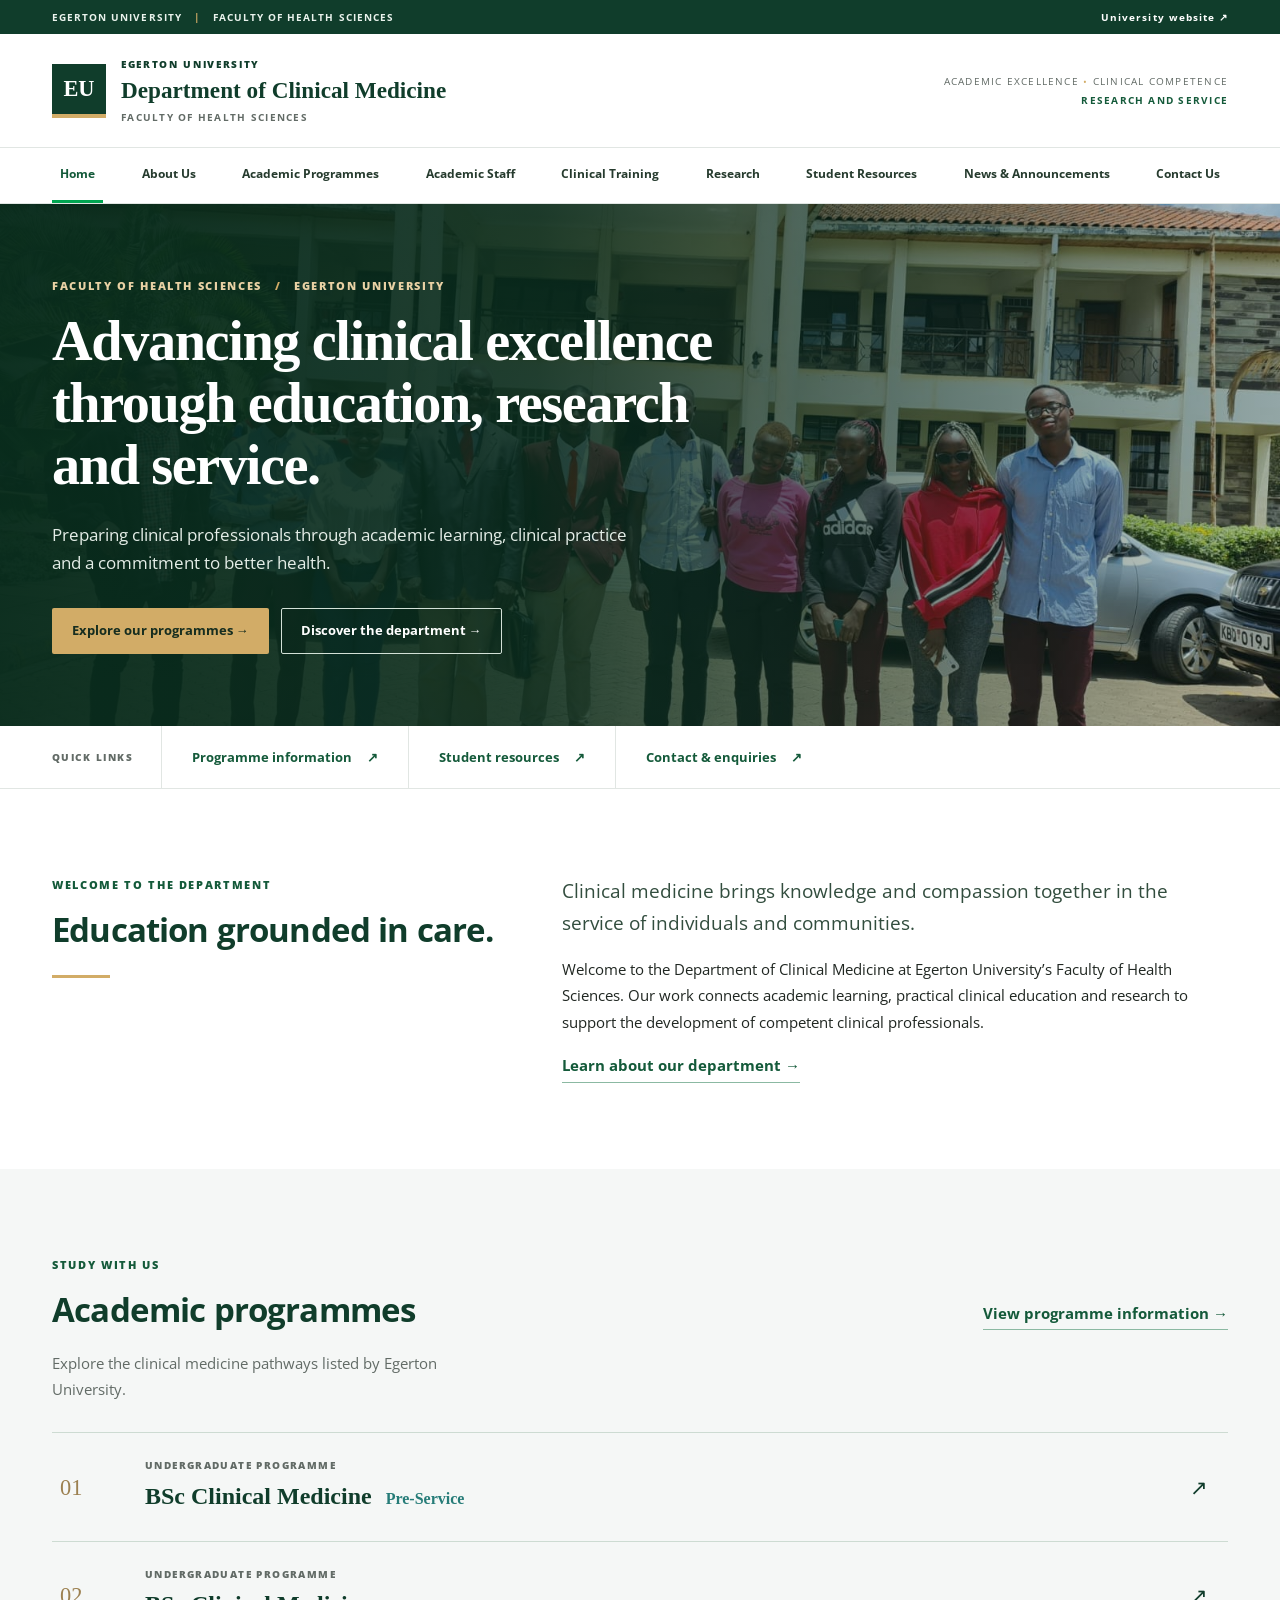
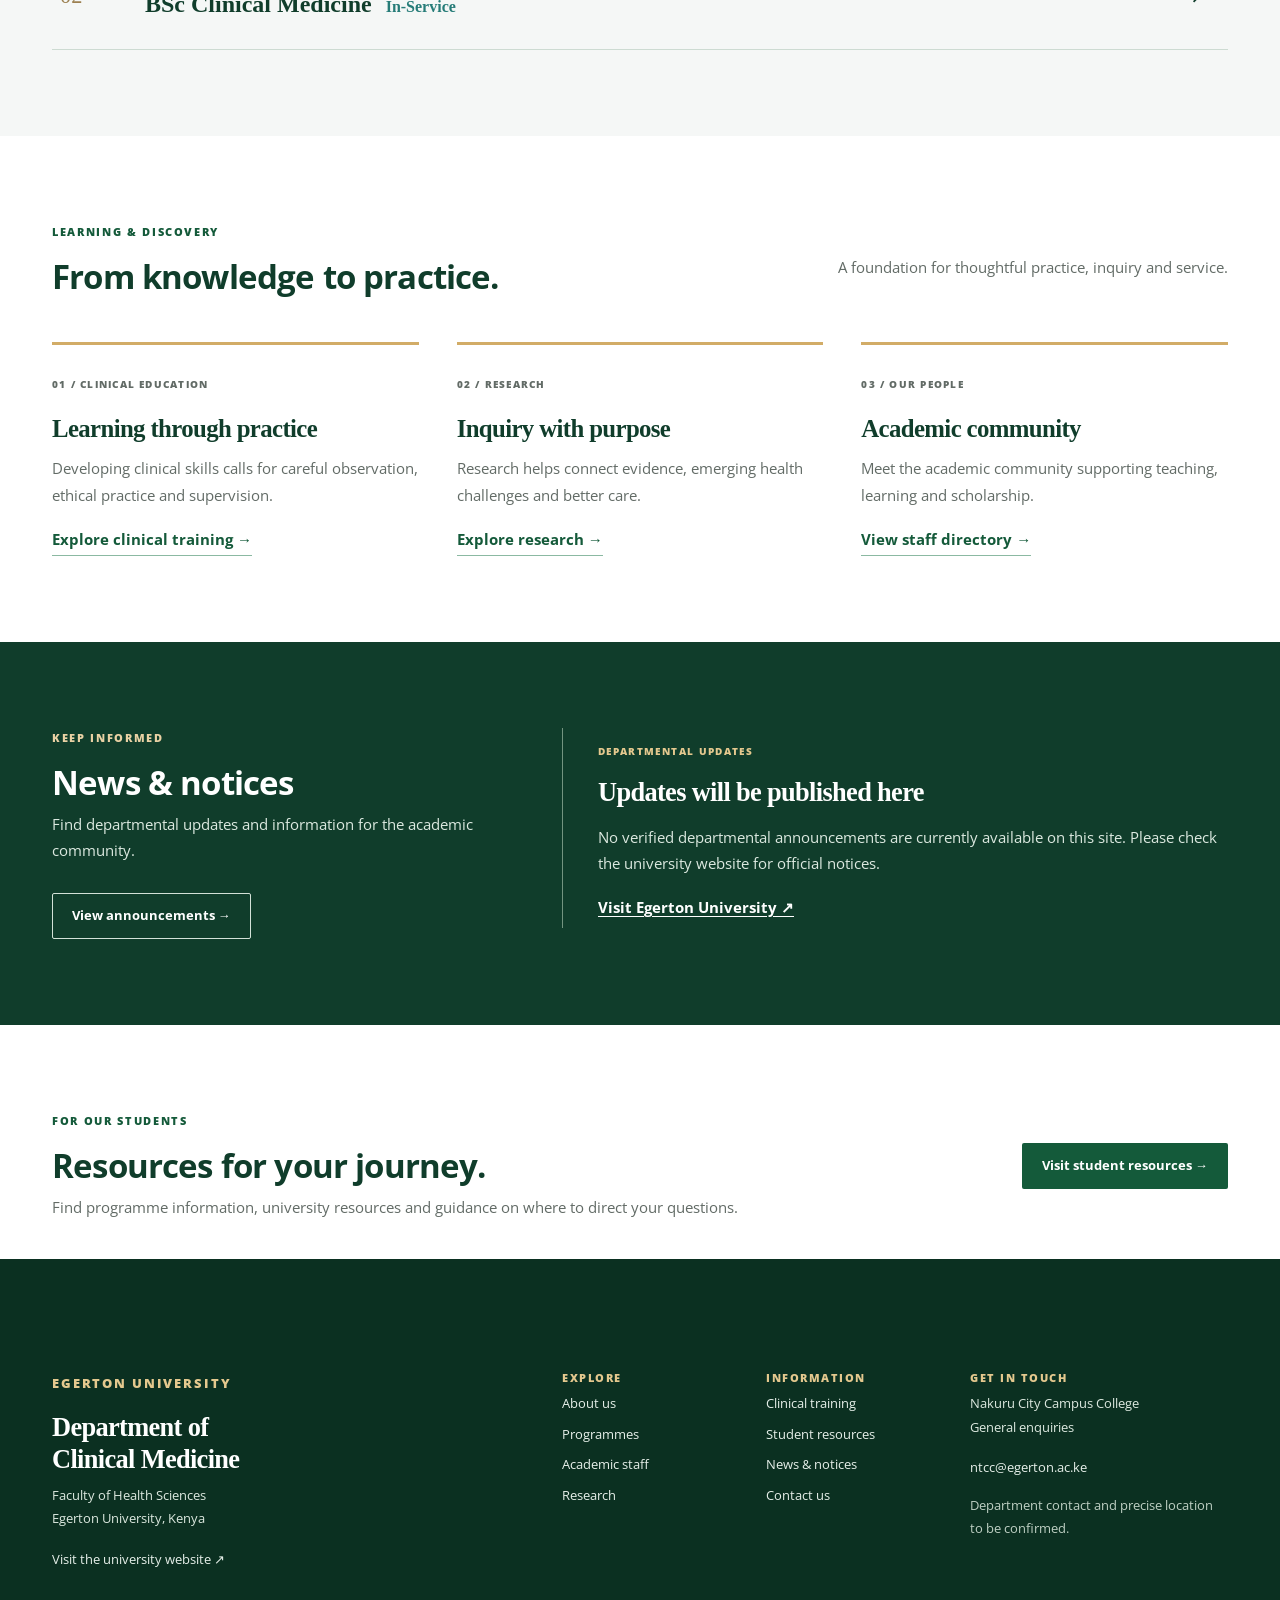
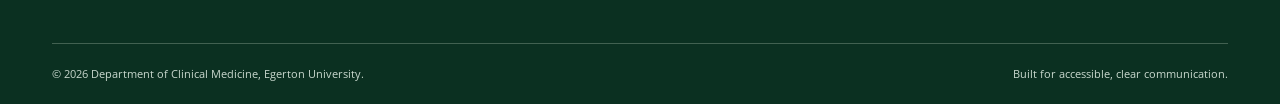
<file: index.html>
<!DOCTYPE html>
<html lang="en">

<head>
    <!-- Page information -->
    <meta charset="UTF-8">
    <meta name="viewport" content="width=device-width, initial-scale=1.0">

    <title>Home | Clinical Medicine | Egerton University</title>

    <meta name="description" content="Education, clinical practice and research at Egerton University.">

    <!-- Social media information -->
    <meta property="og:type" content="website">
    <meta property="og:title" content="Home | Clinical Medicine | Egerton University">
    <meta property="og:description" content="Education, clinical practice and research at Egerton University.">

    <!-- Google font -->
    <link rel="preconnect" href="https://fonts.googleapis.com">
    <link rel="preconnect" href="https://fonts.gstatic.com" crossorigin>

    <link href="https://fonts.googleapis.com/css2?family=Open+Sans:wght@400;600;700;800&display=swap" rel="stylesheet">

    <!-- Bootstrap CSS -->
    <link href="https://cdn.jsdelivr.net/npm/bootstrap@5.3.3/dist/css/bootstrap.min.css" rel="stylesheet">

    <!-- Custom CSS -->
    <link href="assets/css/style.css" rel="stylesheet">
</head>

<body>

    <!-- Skip link -->
    <a class="skip-link" href="#main">Skip to main content</a>

    <!-- Top bar -->
    <div class="utility">
        <div class="container utility-inner">
            <span>
                EGERTON UNIVERSITY
                <span class="utility-divider">|</span>
                FACULTY OF HEALTH SCIENCES
            </span>

            <a href="https://www.egerton.ac.ke/">University website ↗</a>
        </div>
    </div>

    <!-- Header -->
    <header class="site-header">

        <div class="container brand-row">

            <!-- Department name and logo -->
            <a class="brand" href="index.html">

                <span class="brand-mark" aria-hidden="true">EU</span>

                <span>
                    <span class="university">EGERTON UNIVERSITY</span>
                    <span class="department">Department of Clinical Medicine</span>
                    <span class="faculty">FACULTY OF HEALTH SCIENCES</span>
                </span>

            </a>

            <!-- Department slogan -->
            <div class="header-note">
                ACADEMIC EXCELLENCE <span>•</span> CLINICAL COMPETENCE<br>
                <strong>RESEARCH AND SERVICE</strong>
            </div>

        </div>

        <!-- Navigation bar -->
        <nav class="navbar navbar-expand-xl" aria-label="Main navigation">

            <div class="container nav-container">

                <span class="mobile-nav-label">MENU</span>

                <!-- Mobile menu button -->
                <button
                    class="navbar-toggler"
                    type="button"
                    data-bs-toggle="collapse"
                    data-bs-target="#mainNav"
                    aria-controls="mainNav"
                    aria-expanded="false"
                    aria-label="Toggle navigation">

                    <span class="navbar-toggler-icon"></span>

                </button>

                <!-- Navigation links -->
                <div class="collapse navbar-collapse" id="mainNav">

                    <ul class="navbar-nav">

                        <li class="nav-item">
                            <a class="nav-link active" aria-current="page" href="index.html">Home</a>
                        </li>

                        <li class="nav-item">
                            <a class="nav-link" href="about.html">About Us</a>
                        </li>

                        <li class="nav-item">
                            <a class="nav-link" href="programmes.html">Academic Programmes</a>
                        </li>

                        <li class="nav-item">
                            <a class="nav-link" href="staff.html">Academic Staff</a>
                        </li>

                        <li class="nav-item">
                            <a class="nav-link" href="clinical-training.html">Clinical Training</a>
                        </li>

                        <li class="nav-item">
                            <a class="nav-link" href="research.html">Research</a>
                        </li>

                        <li class="nav-item">
                            <a class="nav-link" href="resources.html">Student Resources</a>
                        </li>

                        <li class="nav-item">
                            <a class="nav-link" href="news.html">News & Announcements</a>
                        </li>

                        <li class="nav-item">
                            <a class="nav-link" href="contact.html">Contact Us</a>
                        </li>

                    </ul>

                </div>

            </div>

        </nav>

    </header>

    <!-- Main content -->
    <main id="main">

        <!-- Homepage hero section -->
        <section class="hero">

            <div class="hero-shade">

                <div class="container hero-content">

                    <p class="eyebrow light">
                        FACULTY OF HEALTH SCIENCES
                        <span> / </span>
                        EGERTON UNIVERSITY
                    </p>

                    <h1>
                        Advancing clinical excellence through education, research and service.
                    </h1>

                    <p class="hero-intro">
                        Preparing clinical professionals through academic learning, clinical practice and a commitment to better health.
                    </p>

                    <!-- Hero buttons -->
                    <div class="hero-actions">

                        <a class="button button-gold" href="programmes.html">
                            Explore our programmes <span aria-hidden="true">→</span>
                        </a>

                        <a class="button button-outline" href="about.html">
                            Discover the department <span aria-hidden="true">→</span>
                        </a>

                    </div>

                </div>

            </div>

        </section>

        <!-- Quick links -->
        <section class="quick-strip">

            <div class="container quick-inner">

                <span class="quick-label">QUICK LINKS</span>

                <a href="programmes.html">
                    Programme information <span>↗</span>
                </a>

                <a href="resources.html">
                    Student resources <span>↗</span>
                </a>

                <a href="contact.html">
                    Contact &amp; enquiries <span>↗</span>
                </a>

            </div>

        </section>

        <!-- Department introduction -->
        <section class="section">

            <div class="container">

                <div class="row g-5 align-items-start">

                    <div class="col-lg-5">

                        <p class="eyebrow">WELCOME TO THE DEPARTMENT</p>

                        <h2>Education grounded in care.</h2>

                        <div class="gold-rule"></div>

                    </div>

                    <div class="col-lg-7">

                        <p class="lead-copy">
                            Clinical medicine brings knowledge and compassion together in the service of individuals and communities.
                        </p>

                        <p>
                            Welcome to the Department of Clinical Medicine at Egerton University’s Faculty of Health Sciences. Our work connects academic learning, practical clinical education and research to support the development of competent clinical professionals.
                        </p>

                        <a class="text-link" href="about.html">
                            Learn about our department <span>→</span>
                        </a>

                    </div>

                </div>

            </div>

        </section>

        <!-- Academic programmes -->
        <section class="section section-tint">

            <div class="container">

                <div class="section-heading">

                    <div>
                        <p class="eyebrow">STUDY WITH US</p>
                        <h2>Academic programmes</h2>
                    </div>

                    <a class="text-link" href="programmes.html">
                        View programme information <span>→</span>
                    </a>

                </div>

                <p class="section-intro">
                    Explore the clinical medicine pathways listed by Egerton University.
                </p>

                <!-- Programme list -->
                <div class="programme-list">

                    <a href="programmes.html#pre-service">

                        <span class="programme-number">01</span>

                        <span>
                            <small>UNDERGRADUATE PROGRAMME</small>
                            <strong>BSc Clinical Medicine <em>Pre-Service</em></strong>
                        </span>

                        <span class="arrow">↗</span>

                    </a>

                    <a href="programmes.html#in-service">

                        <span class="programme-number">02</span>

                        <span>
                            <small>UNDERGRADUATE PROGRAMME</small>
                            <strong>BSc Clinical Medicine <em>In-Service</em></strong>
                        </span>

                        <span class="arrow">↗</span>

                    </a>

                </div>

            </div>

        </section>

        <!-- Learning and research section -->
        <section class="section">

            <div class="container">

                <div class="section-heading">

                    <div>
                        <p class="eyebrow">LEARNING &amp; DISCOVERY</p>
                        <h2>From knowledge to practice.</h2>
                    </div>

                    <p class="section-intro">
                        A foundation for thoughtful practice, inquiry and service.
                    </p>

                </div>

                <!-- Three main features -->
                <div class="feature-grid">

                    <!-- Clinical education -->
                    <article>

                        <span class="feature-index">01 / CLINICAL EDUCATION</span>

                        <h3>Learning through practice</h3>

                        <p>
                            Developing clinical skills calls for careful observation, ethical practice and supervision.
                        </p>

                        <a class="text-link" href="clinical-training.html">
                            Explore clinical training →
                        </a>

                    </article>

                    <!-- Research -->
                    <article>

                        <span class="feature-index">02 / RESEARCH</span>

                        <h3>Inquiry with purpose</h3>

                        <p>
                            Research helps connect evidence, emerging health challenges and better care.
                        </p>

                        <a class="text-link" href="research.html">
                            Explore research →
                        </a>

                    </article>

                    <!-- Academic staff -->
                    <article>

                        <span class="feature-index">03 / OUR PEOPLE</span>

                        <h3>Academic community</h3>

                        <p>
                            Meet the academic community supporting teaching, learning and scholarship.
                        </p>

                        <a class="text-link" href="staff.html">
                            View staff directory →
                        </a>

                    </article>

                </div>

            </div>

        </section>

        <!-- News and announcements -->
        <section class="section section-dark">

            <div class="container">

                <div class="row g-5">

                    <div class="col-lg-5">

                        <p class="eyebrow light">KEEP INFORMED</p>

                        <h2>News &amp; notices</h2>

                        <p>
                            Find departmental updates and information for the academic community.
                        </p>

                        <a class="button button-outline" href="news.html">
                            View announcements →
                        </a>

                    </div>

                    <div class="col-lg-7">

                        <!-- Department news notice -->
                        <div class="notice">

                            <span>DEPARTMENTAL UPDATES</span>

                            <h3>Updates will be published here</h3>

                            <p>
                                No verified departmental announcements are currently available on this site. Please check the university website for official notices.
                            </p>

                            <a href="https://www.egerton.ac.ke/">
                                Visit Egerton University ↗
                            </a>

                        </div>

                    </div>

                </div>

            </div>

        </section>

        <!-- Student resources -->
        <section class="section">

            <div class="container">

                <div class="resource-band">

                    <div>

                        <p class="eyebrow">FOR OUR STUDENTS</p>

                        <h2>Resources for your journey.</h2>

                        <p>
                            Find programme information, university resources and guidance on where to direct your questions.
                        </p>

                    </div>

                    <a class="button button-green" href="resources.html">
                        Visit student resources →
                    </a>

                </div>

            </div>

        </section>

    </main>

    <!-- Footer -->
    <footer>

        <div class="container">

            <div class="row g-5 footer-main">

                <!-- University information -->
                <div class="col-lg-5">

                    <p class="footer-kicker">EGERTON UNIVERSITY</p>

                    <h2>
                        Department of<br>
                        Clinical Medicine
                    </h2>

                    <p>
                        Faculty of Health Sciences<br>
                        Egerton University, Kenya
                    </p>

                    <a href="https://www.egerton.ac.ke/">
                        Visit the university website ↗
                    </a>

                </div>

                <!-- Explore links -->
                <div class="col-6 col-lg-2">

                    <h3>EXPLORE</h3>

                    <a href="about.html">About us</a>
                    <a href="programmes.html">Programmes</a>
                    <a href="staff.html">Academic staff</a>
                    <a href="research.html">Research</a>

                </div>

                <!-- Information links -->
                <div class="col-6 col-lg-2">

                    <h3>INFORMATION</h3>

                    <a href="clinical-training.html">Clinical training</a>
                    <a href="resources.html">Student resources</a>
                    <a href="news.html">News &amp; notices</a>
                    <a href="contact.html">Contact us</a>

                </div>

                <!-- Contact information -->
                <div class="col-lg-3">

                    <h3>GET IN TOUCH</h3>

                    <p>
                        Nakuru City Campus College<br>
                        General enquiries
                    </p>

                    <a href="mailto:ntcc@egerton.ac.ke">
                        ntcc@egerton.ac.ke
                    </a>

                    <p class="footer-note">
                        Department contact and precise location to be confirmed.
                    </p>

                </div>

            </div>

            <!-- Copyright -->
            <div class="footer-bottom">

                <span>
                    © 2026 Department of Clinical Medicine, Egerton University.
                </span>

                <span>
                    Built for accessible, clear communication.
                </span>

            </div>

        </div>

    </footer>

    <!-- Bootstrap JavaScript -->
    <script src="https://cdn.jsdelivr.net/npm/bootstrap@5.3.3/dist/js/bootstrap.bundle.min.js"></script>

</body>
</html>
</file>
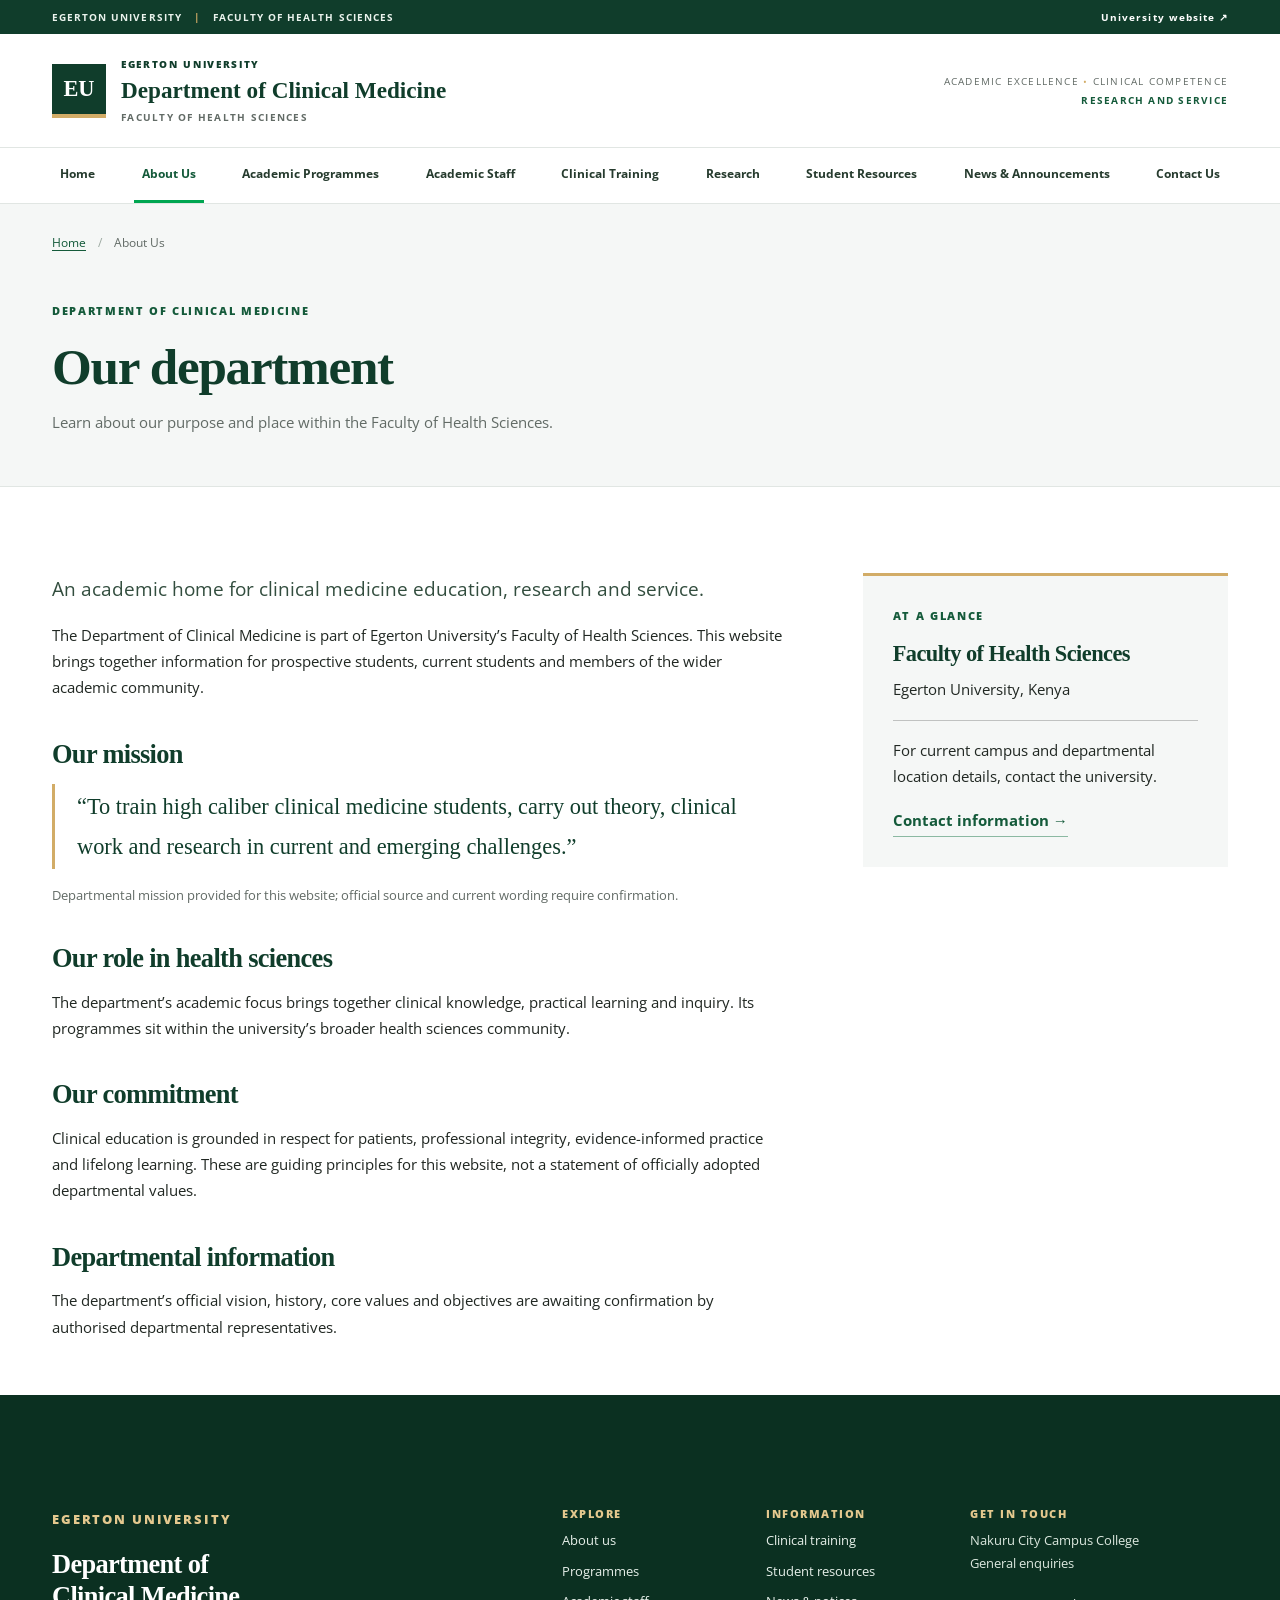
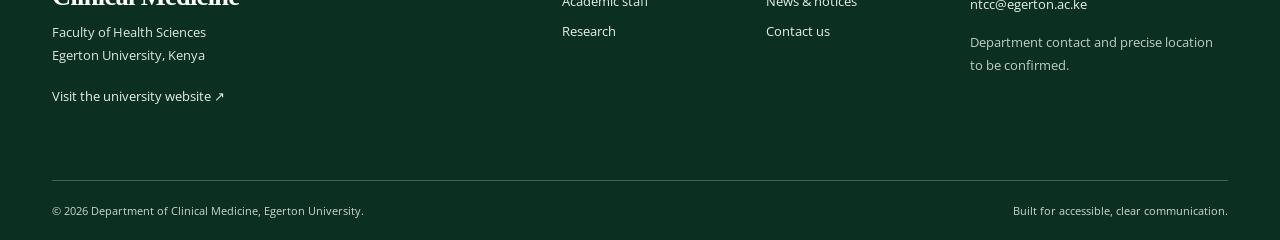
<file: about.html>
<!doctype html>
<html lang="en">

<head>
    <meta charset="utf-8">
    <meta name="viewport" content="width=device-width, initial-scale=1">

    <title>About Us | Clinical Medicine | Egerton University</title>

    <meta name="description" content="Learn about our purpose and place within the Faculty of Health Sciences.">

    <meta property="og:type" content="website">
    <meta property="og:title" content="About Us | Clinical Medicine | Egerton University">
    <meta property="og:description" content="Learn about our purpose and place within the Faculty of Health Sciences.">

    <!-- Google font -->
    <link rel="preconnect" href="https://fonts.googleapis.com">
    <link rel="preconnect" href="https://fonts.gstatic.com" crossorigin>
    <link href="https://fonts.googleapis.com/css2?family=Open+Sans:wght@400;600;700;800&display=swap" rel="stylesheet">

    <!-- Bootstrap CSS -->
    <link href="https://cdn.jsdelivr.net/npm/bootstrap@5.3.3/dist/css/bootstrap.min.css" rel="stylesheet">

    <!-- Main stylesheet -->
    <link href="assets/css/style.css" rel="stylesheet">
</head>

<body>

    <!-- Skip link -->
    <a class="skip-link" href="#main">Skip to main content</a>

    <!-- Top information bar -->
    <div class="utility">
        <div class="container utility-inner">
            <span>
                EGERTON UNIVERSITY
                <span class="utility-divider">|</span>
                FACULTY OF HEALTH SCIENCES
            </span>

            <a href="https://www.egerton.ac.ke/">University website ↗</a>
        </div>
    </div>

    <!-- Header section -->
    <header class="site-header">

        <div class="container brand-row">
            <a class="brand" href="index.html">
                <span class="brand-mark" aria-hidden="true">EU</span>

                <span>
                    <span class="university">EGERTON UNIVERSITY</span>
                    <span class="department">Department of Clinical Medicine</span>
                    <span class="faculty">FACULTY OF HEALTH SCIENCES</span>
                </span>
            </a>

            <div class="header-note">
                ACADEMIC EXCELLENCE
                <span>•</span>
                CLINICAL COMPETENCE
                <br>
                <strong>RESEARCH AND SERVICE</strong>
            </div>
        </div>

        <!-- Navigation bar -->
        <nav class="navbar navbar-expand-xl" aria-label="Main navigation">
            <div class="container nav-container">

                <span class="mobile-nav-label">MENU</span>

                <button class="navbar-toggler" type="button"
                    data-bs-toggle="collapse"
                    data-bs-target="#mainNav"
                    aria-controls="mainNav"
                    aria-expanded="false"
                    aria-label="Toggle navigation">

                    <span class="navbar-toggler-icon"></span>
                </button>

                <div class="collapse navbar-collapse" id="mainNav">
                    <ul class="navbar-nav">

                        <li class="nav-item">
                            <a class="nav-link" href="index.html">Home</a>
                        </li>

                        <li class="nav-item">
                            <a class="nav-link active" aria-current="page" href="about.html">About Us</a>
                        </li>

                        <li class="nav-item">
                            <a class="nav-link" href="programmes.html">Academic Programmes</a>
                        </li>

                        <li class="nav-item">
                            <a class="nav-link" href="staff.html">Academic Staff</a>
                        </li>

                        <li class="nav-item">
                            <a class="nav-link" href="clinical-training.html">Clinical Training</a>
                        </li>

                        <li class="nav-item">
                            <a class="nav-link" href="research.html">Research</a>
                        </li>

                        <li class="nav-item">
                            <a class="nav-link" href="resources.html">Student Resources</a>
                        </li>

                        <li class="nav-item">
                            <a class="nav-link" href="news.html">News & Announcements</a>
                        </li>

                        <li class="nav-item">
                            <a class="nav-link" href="contact.html">Contact Us</a>
                        </li>

                    </ul>
                </div>
            </div>
        </nav>

    </header>

    <!-- Main content -->
    <main id="main">

        <!-- Page heading -->
        <div class="page-heading">
            <div class="container">

                <nav aria-label="Breadcrumb">
                    <ol class="breadcrumbs">
                        <li>
                            <a href="index.html">Home</a>
                        </li>

                        <li aria-current="page">About Us</li>
                    </ol>
                </nav>

                <p class="eyebrow">DEPARTMENT OF CLINICAL MEDICINE</p>

                <h1>Our department</h1>

                <p>Learn about our purpose and place within the Faculty of Health Sciences.</p>

            </div>
        </div>

        <!-- About department section -->
        <div class="section inner-section">
            <div class="container">

                <div class="content-layout">

                    <div>
                        <p class="lead-copy">
                            An academic home for clinical medicine education, research and service.
                        </p>

                        <p>
                            The Department of Clinical Medicine is part of Egerton University’s Faculty of Health Sciences.
                            This website brings together information for prospective students, current students and members
                            of the wider academic community.
                        </p>

                        <h2>Our mission</h2>

                        <blockquote>
                            “To train high caliber clinical medicine students, carry out theory, clinical work and research in current and emerging challenges.”
                        </blockquote>

                        <p class="fine-print">
                            Departmental mission provided for this website; official source and current wording require confirmation.
                        </p>

                        <h2>Our role in health sciences</h2>

                        <p>
                            The department’s academic focus brings together clinical knowledge, practical learning and inquiry.
                            Its programmes sit within the university’s broader health sciences community.
                        </p>

                        <h2>Our commitment</h2>

                        <p>
                            Clinical education is grounded in respect for patients, professional integrity, evidence-informed
                            practice and lifelong learning. These are guiding principles for this website, not a statement
                            of officially adopted departmental values.
                        </p>

                        <h2>Departmental information</h2>

                        <p>
                            The department’s official vision, history, core values and objectives are awaiting confirmation
                            by authorised departmental representatives.
                        </p>
                    </div>

                    <!-- Sidebar information -->
                    <aside class="sidebar">

                        <p class="eyebrow">AT A GLANCE</p>

                        <h3>Faculty of Health Sciences</h3>

                        <p>Egerton University, Kenya</p>

                        <hr>

                        <p>
                            For current campus and departmental location details, contact the university.
                        </p>

                        <a class="text-link" href="contact.html">Contact information →</a>

                    </aside>

                </div>
            </div>
        </div>

    </main>

    <!-- Footer section -->
    <footer>
        <div class="container">

            <div class="row g-5 footer-main">

                <div class="col-lg-5">
                    <p class="footer-kicker">EGERTON UNIVERSITY</p>

                    <h2>
                        Department of
                        <br>
                        Clinical Medicine
                    </h2>

                    <p>
                        Faculty of Health Sciences
                        <br>
                        Egerton University, Kenya
                    </p>

                    <a href="https://www.egerton.ac.ke/">Visit the university website ↗</a>
                </div>

                <div class="col-6 col-lg-2">
                    <h3>EXPLORE</h3>

                    <a href="about.html">About us</a>
                    <a href="programmes.html">Programmes</a>
                    <a href="staff.html">Academic staff</a>
                    <a href="research.html">Research</a>
                </div>

                <div class="col-6 col-lg-2">
                    <h3>INFORMATION</h3>

                    <a href="clinical-training.html">Clinical training</a>
                    <a href="resources.html">Student resources</a>
                    <a href="news.html">News &amp; notices</a>
                    <a href="contact.html">Contact us</a>
                </div>

                <div class="col-lg-3">
                    <h3>GET IN TOUCH</h3>

                    <p>
                        Nakuru City Campus College
                        <br>
                        General enquiries
                    </p>

                    <a href="mailto:ntcc@egerton.ac.ke">ntcc@egerton.ac.ke</a>

                    <p class="footer-note">
                        Department contact and precise location to be confirmed.
                    </p>
                </div>

            </div>

            <!-- Copyright information -->
            <div class="footer-bottom">
                <span>© 2026 Department of Clinical Medicine, Egerton University.</span>
                <span>Built for accessible, clear communication.</span>
            </div>

        </div>
    </footer>

    <!-- Bootstrap JavaScript -->
    <script src="https://cdn.jsdelivr.net/npm/bootstrap@5.3.3/dist/js/bootstrap.bundle.min.js"></script>

</body>
</html>
</file>
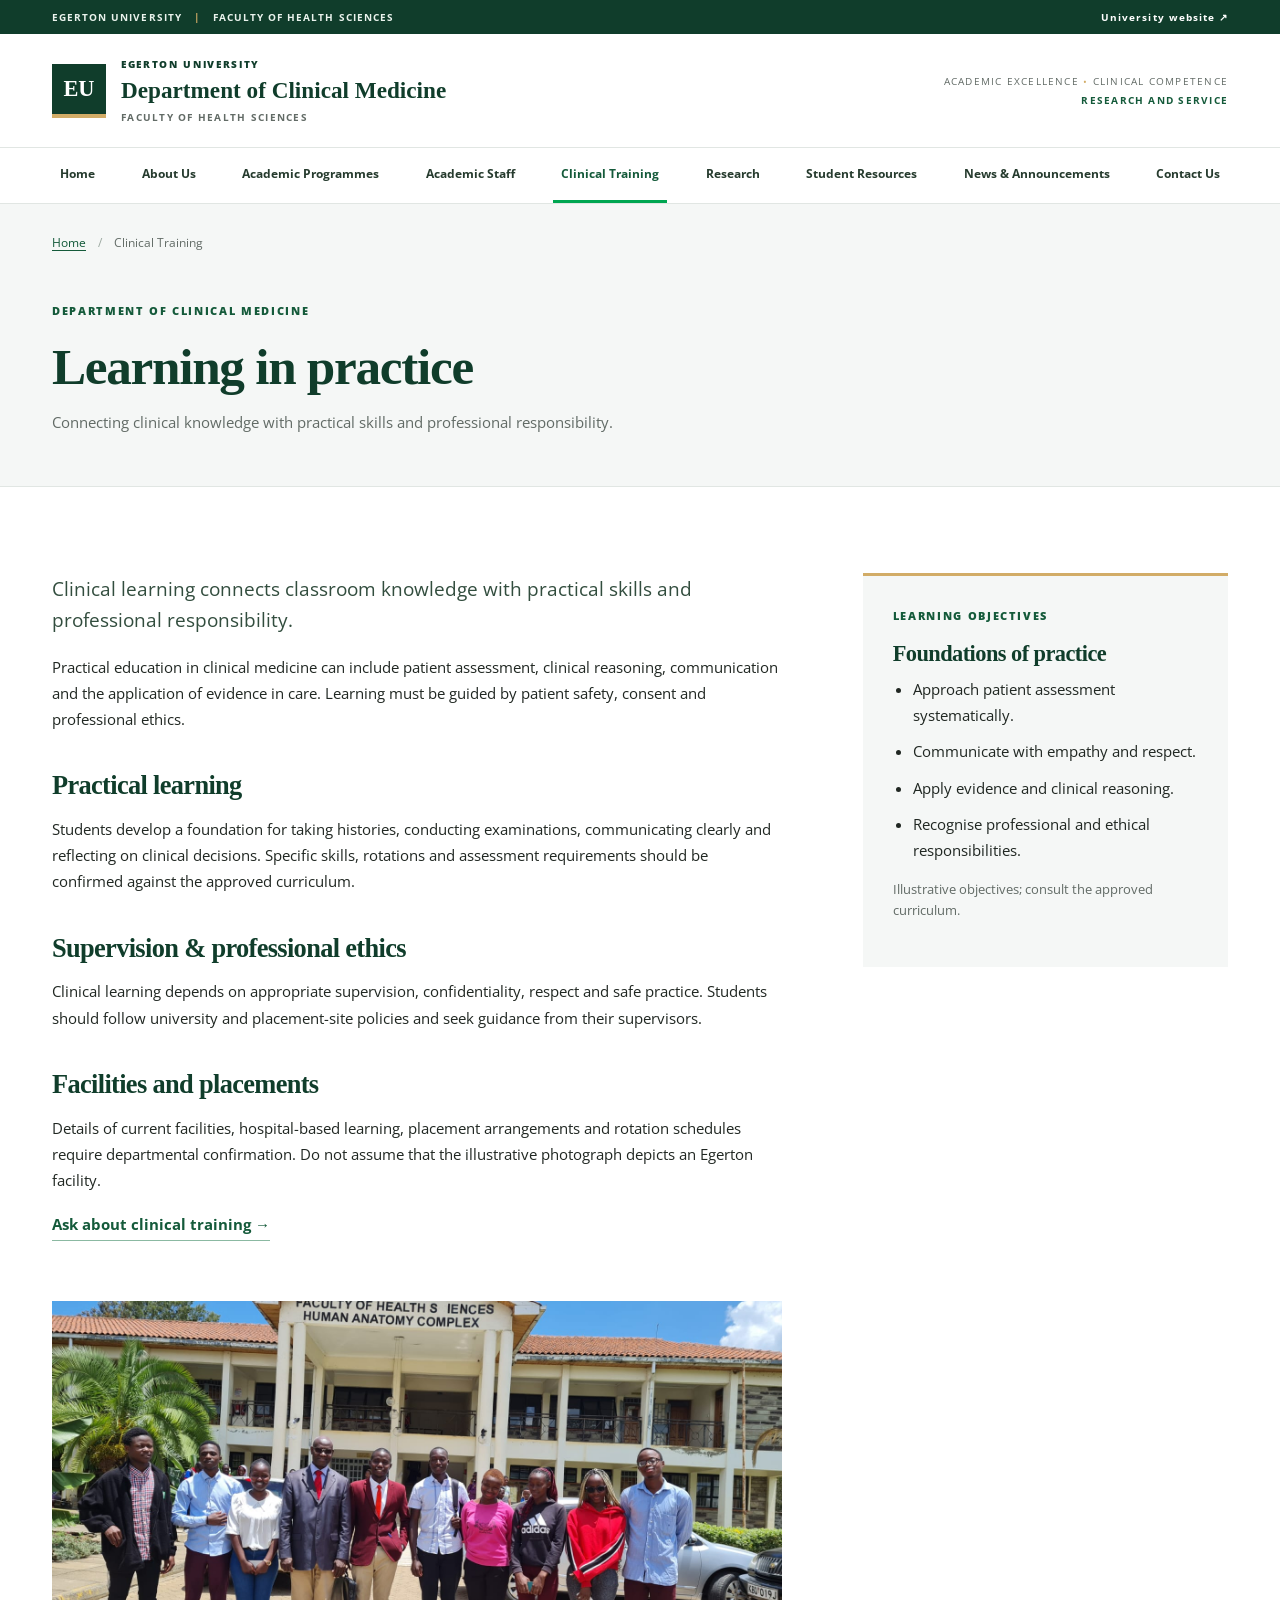
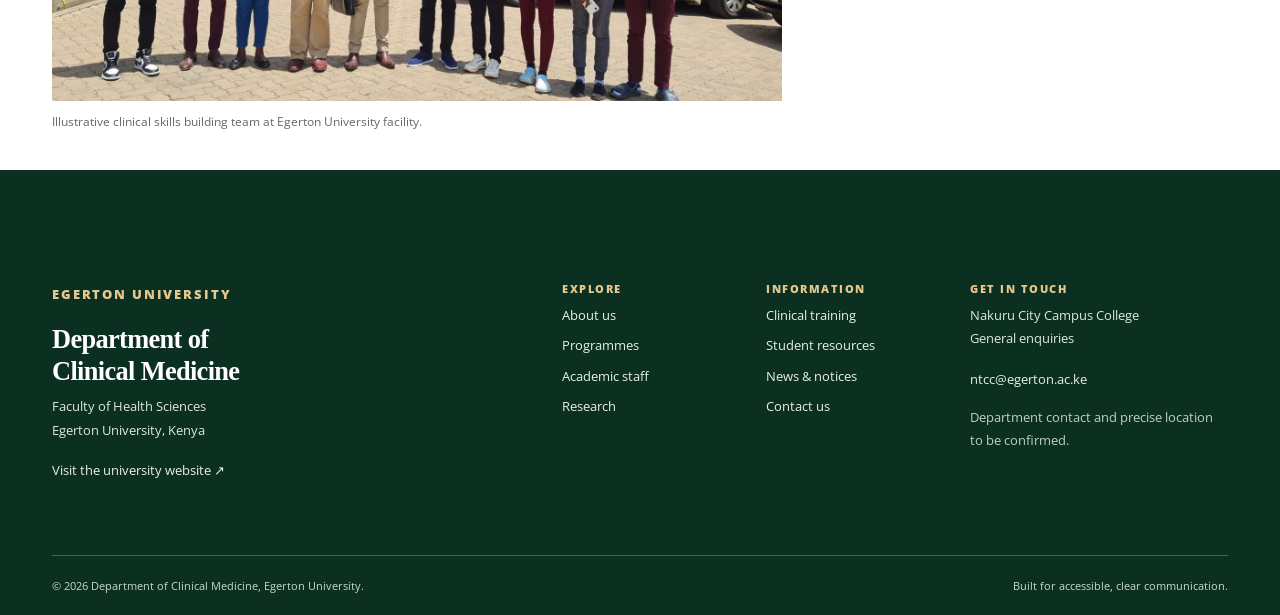
<file: clinical-training.html>
<!doctype html>
<html lang="en">

<head>
    <meta charset="utf-8">
    <meta name="viewport" content="width=device-width, initial-scale=1">

    <title>Clinical Training | Clinical Medicine | Egerton University</title>

    <meta name="description" content="Connecting clinical knowledge with practical skills and professional responsibility.">

    <meta property="og:type" content="website">
    <meta property="og:title" content="Clinical Training | Clinical Medicine | Egerton University">
    <meta property="og:description" content="Connecting clinical knowledge with practical skills and professional responsibility.">

    <!-- Google font -->
    <link rel="preconnect" href="https://fonts.googleapis.com">
    <link rel="preconnect" href="https://fonts.gstatic.com" crossorigin>
    <link href="https://fonts.googleapis.com/css2?family=Open+Sans:wght@400;600;700;800&display=swap" rel="stylesheet">

    <!-- Bootstrap CSS -->
    <link href="https://cdn.jsdelivr.net/npm/bootstrap@5.3.3/dist/css/bootstrap.min.css" rel="stylesheet">

    <!-- Main stylesheet -->
    <link href="assets/css/style.css" rel="stylesheet">
</head>

<body>

    <!-- Skip link -->
    <a class="skip-link" href="#main">Skip to main content</a>

    <!-- Top information bar -->
    <div class="utility">
        <div class="container utility-inner">
            <span>
                EGERTON UNIVERSITY
                <span class="utility-divider">|</span>
                FACULTY OF HEALTH SCIENCES
            </span>

            <a href="https://www.egerton.ac.ke/">University website ↗</a>
        </div>
    </div>

    <!-- Header section -->
    <header class="site-header">

        <div class="container brand-row">
            <a class="brand" href="index.html">
                <span class="brand-mark" aria-hidden="true">EU</span>

                <span>
                    <span class="university">EGERTON UNIVERSITY</span>
                    <span class="department">Department of Clinical Medicine</span>
                    <span class="faculty">FACULTY OF HEALTH SCIENCES</span>
                </span>
            </a>

            <div class="header-note">
                ACADEMIC EXCELLENCE
                <span>•</span>
                CLINICAL COMPETENCE
                <br>
                <strong>RESEARCH AND SERVICE</strong>
            </div>
        </div>

        <!-- Navigation bar -->
        <nav class="navbar navbar-expand-xl" aria-label="Main navigation">
            <div class="container nav-container">

                <span class="mobile-nav-label">MENU</span>

                <button class="navbar-toggler" type="button"
                    data-bs-toggle="collapse"
                    data-bs-target="#mainNav"
                    aria-controls="mainNav"
                    aria-expanded="false"
                    aria-label="Toggle navigation">

                    <span class="navbar-toggler-icon"></span>
                </button>

                <div class="collapse navbar-collapse" id="mainNav">
                    <ul class="navbar-nav">

                        <li class="nav-item">
                            <a class="nav-link" href="index.html">Home</a>
                        </li>

                        <li class="nav-item">
                            <a class="nav-link" href="about.html">About Us</a>
                        </li>

                        <li class="nav-item">
                            <a class="nav-link" href="programmes.html">Academic Programmes</a>
                        </li>

                        <li class="nav-item">
                            <a class="nav-link" href="staff.html">Academic Staff</a>
                        </li>

                        <li class="nav-item">
                            <a class="nav-link active" aria-current="page" href="clinical-training.html">Clinical Training</a>
                        </li>

                        <li class="nav-item">
                            <a class="nav-link" href="research.html">Research</a>
                        </li>

                        <li class="nav-item">
                            <a class="nav-link" href="resources.html">Student Resources</a>
                        </li>

                        <li class="nav-item">
                            <a class="nav-link" href="news.html">News & Announcements</a>
                        </li>

                        <li class="nav-item">
                            <a class="nav-link" href="contact.html">Contact Us</a>
                        </li>

                    </ul>
                </div>
            </div>
        </nav>

    </header>

    <!-- Main content -->
    <main id="main">

        <!-- Page heading -->
        <div class="page-heading">
            <div class="container">

                <nav aria-label="Breadcrumb">
                    <ol class="breadcrumbs">
                        <li>
                            <a href="index.html">Home</a>
                        </li>

                        <li aria-current="page">Clinical Training</li>
                    </ol>
                </nav>

                <p class="eyebrow">DEPARTMENT OF CLINICAL MEDICINE</p>

                <h1>Learning in practice</h1>

                <p>Connecting clinical knowledge with practical skills and professional responsibility.</p>

            </div>
        </div>

        <!-- Clinical training section -->
        <div class="section inner-section">
            <div class="container">

                <div class="content-layout">

                    <div>
                        <p class="lead-copy">
                            Clinical learning connects classroom knowledge with practical skills and professional responsibility.
                        </p>

                        <p>
                            Practical education in clinical medicine can include patient assessment, clinical reasoning,
                            communication and the application of evidence in care. Learning must be guided by patient safety,
                            consent and professional ethics.
                        </p>

                        <h2>Practical learning</h2>

                        <p>
                            Students develop a foundation for taking histories, conducting examinations, communicating
                            clearly and reflecting on clinical decisions. Specific skills, rotations and assessment
                            requirements should be confirmed against the approved curriculum.
                        </p>

                        <h2>Supervision &amp; professional ethics</h2>

                        <p>
                            Clinical learning depends on appropriate supervision, confidentiality, respect and safe practice.
                            Students should follow university and placement-site policies and seek guidance from their supervisors.
                        </p>

                        <h2>Facilities and placements</h2>

                        <p>
                            Details of current facilities, hospital-based learning, placement arrangements and rotation
                            schedules require departmental confirmation. Do not assume that the illustrative photograph
                            depicts an Egerton facility.
                        </p>

                        <a class="text-link" href="contact.html">Ask about clinical training →</a>
                    </div>

                    <!-- Sidebar information -->
                    <aside class="sidebar">

                        <p class="eyebrow">LEARNING OBJECTIVES</p>

                        <h3>Foundations of practice</h3>

                        <ul>
                            <li>Approach patient assessment systematically.</li>
                            <li>Communicate with empathy and respect.</li>
                            <li>Apply evidence and clinical reasoning.</li>
                            <li>Recognise professional and ethical responsibilities.</li>
                        </ul>

                        <p class="fine-print">
                            Illustrative objectives; consult the approved curriculum.
                        </p>

                    </aside>

                </div>

                <!-- Clinical training image -->
                <figure class="training-figure">

                    <img src="assets/images/hero/clinical-training.jpg"
                        alt="Medical personnel observe a clinical skills demonstration during a training workshop in India."
                        loading="lazy">

                    <figcaption>
                        Illustrative clinical skills building team at Egerton University facility.
                    
                    </figcaption>

                </figure>

            </div>
        </div>

    </main>

    <!-- Footer section -->
    <footer>
        <div class="container">

            <div class="row g-5 footer-main">

                <div class="col-lg-5">
                    <p class="footer-kicker">EGERTON UNIVERSITY</p>

                    <h2>
                        Department of
                        <br>
                        Clinical Medicine
                    </h2>

                    <p>
                        Faculty of Health Sciences
                        <br>
                        Egerton University, Kenya
                    </p>

                    <a href="https://www.egerton.ac.ke/">Visit the university website ↗</a>
                </div>

                <div class="col-6 col-lg-2">
                    <h3>EXPLORE</h3>

                    <a href="about.html">About us</a>
                    <a href="programmes.html">Programmes</a>
                    <a href="staff.html">Academic staff</a>
                    <a href="research.html">Research</a>
                </div>

                <div class="col-6 col-lg-2">
                    <h3>INFORMATION</h3>

                    <a href="clinical-training.html">Clinical training</a>
                    <a href="resources.html">Student resources</a>
                    <a href="news.html">News &amp; notices</a>
                    <a href="contact.html">Contact us</a>
                </div>

                <div class="col-lg-3">
                    <h3>GET IN TOUCH</h3>

                    <p>
                        Nakuru City Campus College
                        <br>
                        General enquiries
                    </p>

                    <a href="mailto:ntcc@egerton.ac.ke">ntcc@egerton.ac.ke</a>

                    <p class="footer-note">
                        Department contact and precise location to be confirmed.
                    </p>
                </div>

            </div>

            <!-- Copyright information -->
            <div class="footer-bottom">
                <span>© 2026 Department of Clinical Medicine, Egerton University.</span>
                <span>Built for accessible, clear communication.</span>
            </div>

        </div>
    </footer>

    <!-- Bootstrap JavaScript -->
    <script src="https://cdn.jsdelivr.net/npm/bootstrap@5.3.3/dist/js/bootstrap.bundle.min.js"></script>

</body>
</html>
</file>
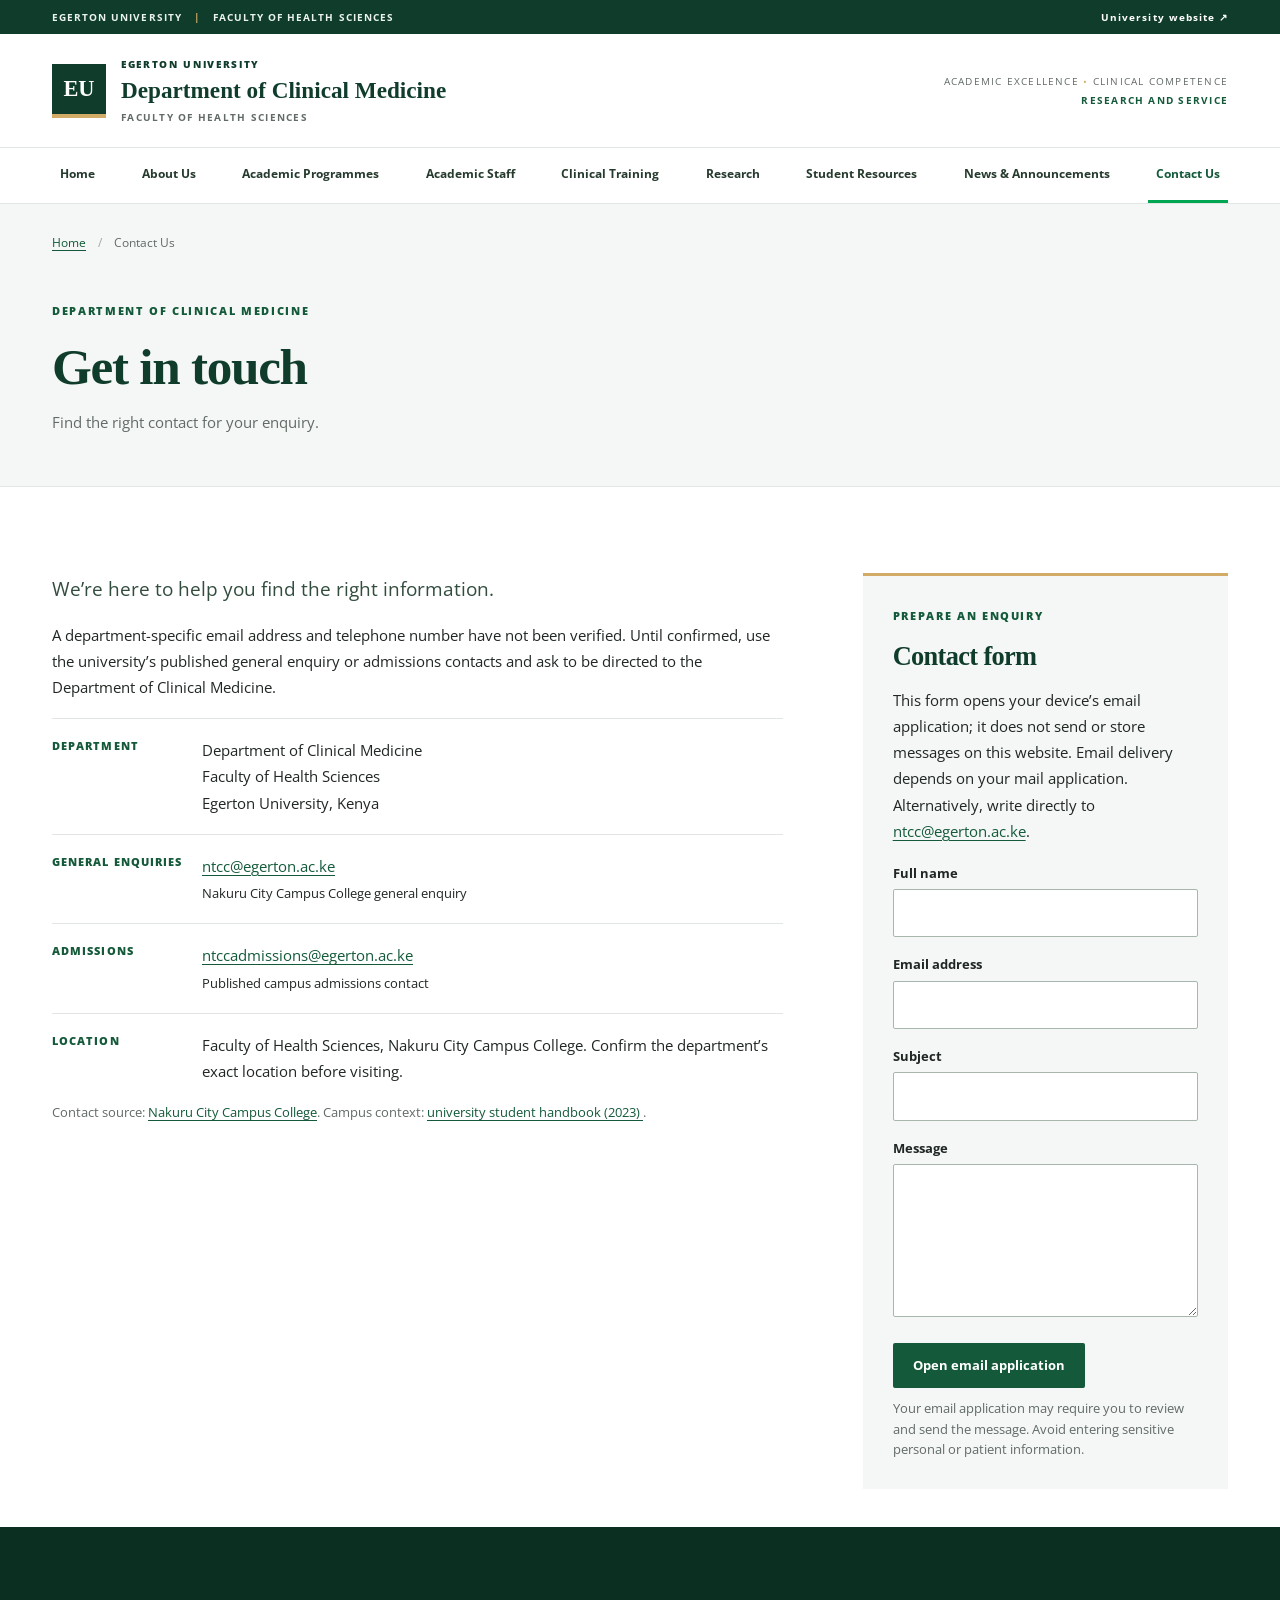
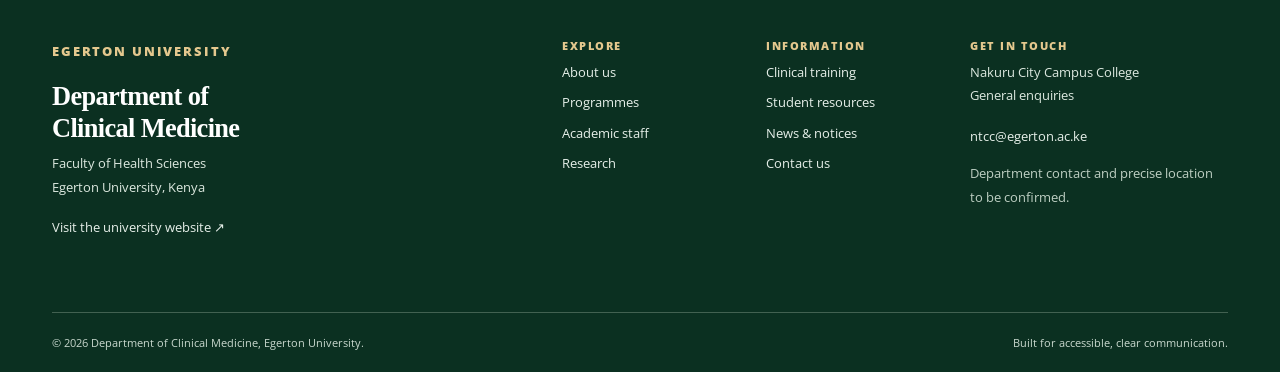
<file: contact.html>
<!doctype html>
<html lang="en">

<head>
    <meta charset="utf-8">
    <meta name="viewport" content="width=device-width, initial-scale=1">

    <title>Contact Us | Clinical Medicine | Egerton University</title>

    <meta name="description" content="Find the right contact for your enquiry.">

    <meta property="og:type" content="website">
    <meta property="og:title" content="Contact Us | Clinical Medicine | Egerton University">
    <meta property="og:description" content="Find the right contact for your enquiry.">

    <!-- Google font -->
    <link rel="preconnect" href="https://fonts.googleapis.com">
    <link rel="preconnect" href="https://fonts.gstatic.com" crossorigin>
    <link href="https://fonts.googleapis.com/css2?family=Open+Sans:wght@400;600;700;800&display=swap" rel="stylesheet">

    <!-- Bootstrap CSS -->
    <link href="https://cdn.jsdelivr.net/npm/bootstrap@5.3.3/dist/css/bootstrap.min.css" rel="stylesheet">

    <!-- Main stylesheet -->
    <link href="assets/css/style.css" rel="stylesheet">
</head>

<body>

    <!-- Skip link -->
    <a class="skip-link" href="#main">Skip to main content</a>

    <!-- Top information bar -->
    <div class="utility">
        <div class="container utility-inner">
            <span>
                EGERTON UNIVERSITY
                <span class="utility-divider">|</span>
                FACULTY OF HEALTH SCIENCES
            </span>

            <a href="https://www.egerton.ac.ke/">University website ↗</a>
        </div>
    </div>

    <!-- Header section -->
    <header class="site-header">

        <div class="container brand-row">
            <a class="brand" href="index.html">
                <span class="brand-mark" aria-hidden="true">EU</span>

                <span>
                    <span class="university">EGERTON UNIVERSITY</span>
                    <span class="department">Department of Clinical Medicine</span>
                    <span class="faculty">FACULTY OF HEALTH SCIENCES</span>
                </span>
            </a>

            <div class="header-note">
                ACADEMIC EXCELLENCE
                <span>•</span>
                CLINICAL COMPETENCE
                <br>
                <strong>RESEARCH AND SERVICE</strong>
            </div>
        </div>

        <!-- Navigation bar -->
        <nav class="navbar navbar-expand-xl" aria-label="Main navigation">
            <div class="container nav-container">

                <span class="mobile-nav-label">MENU</span>

                <button class="navbar-toggler" type="button"
                    data-bs-toggle="collapse"
                    data-bs-target="#mainNav"
                    aria-controls="mainNav"
                    aria-expanded="false"
                    aria-label="Toggle navigation">

                    <span class="navbar-toggler-icon"></span>
                </button>

                <div class="collapse navbar-collapse" id="mainNav">
                    <ul class="navbar-nav">

                        <li class="nav-item">
                            <a class="nav-link" href="index.html">Home</a>
                        </li>

                        <li class="nav-item">
                            <a class="nav-link" href="about.html">About Us</a>
                        </li>

                        <li class="nav-item">
                            <a class="nav-link" href="programmes.html">Academic Programmes</a>
                        </li>

                        <li class="nav-item">
                            <a class="nav-link" href="staff.html">Academic Staff</a>
                        </li>

                        <li class="nav-item">
                            <a class="nav-link" href="clinical-training.html">Clinical Training</a>
                        </li>

                        <li class="nav-item">
                            <a class="nav-link" href="research.html">Research</a>
                        </li>

                        <li class="nav-item">
                            <a class="nav-link" href="resources.html">Student Resources</a>
                        </li>

                        <li class="nav-item">
                            <a class="nav-link" href="news.html">News & Announcements</a>
                        </li>

                        <li class="nav-item">
                            <a class="nav-link active" aria-current="page" href="contact.html">Contact Us</a>
                        </li>

                    </ul>
                </div>
            </div>
        </nav>

    </header>

    <!-- Main content -->
    <main id="main">

        <!-- Page heading -->
        <div class="page-heading">
            <div class="container">

                <nav aria-label="Breadcrumb">
                    <ol class="breadcrumbs">
                        <li>
                            <a href="index.html">Home</a>
                        </li>

                        <li aria-current="page">Contact Us</li>
                    </ol>
                </nav>

                <p class="eyebrow">DEPARTMENT OF CLINICAL MEDICINE</p>

                <h1>Get in touch</h1>

                <p>Find the right contact for your enquiry.</p>

            </div>
        </div>

        <!-- Contact section -->
        <div class="section inner-section">
            <div class="container">

                <div class="content-layout">

                    <div>
                        <p class="lead-copy">
                            We’re here to help you find the right information.
                        </p>

                        <p>
                            A department-specific email address and telephone number have not been verified.
                            Until confirmed, use the university’s published general enquiry or admissions
                            contacts and ask to be directed to the Department of Clinical Medicine.
                        </p>

                        <!-- Department contact details -->
                        <div class="contact-list">

                            <div>
                                <span>DEPARTMENT</span>

                                <p>
                                    Department of Clinical Medicine
                                    <br>
                                    Faculty of Health Sciences
                                    <br>
                                    Egerton University, Kenya
                                </p>
                            </div>

                            <div>
                                <span>GENERAL ENQUIRIES</span>

                                <p>
                                    <a href="mailto:ntcc@egerton.ac.ke">ntcc@egerton.ac.ke</a>
                                    <br>
                                    <small>Nakuru City Campus College general enquiry</small>
                                </p>
                            </div>

                            <div>
                                <span>ADMISSIONS</span>

                                <p>
                                    <a href="mailto:ntccadmissions@egerton.ac.ke">ntccadmissions@egerton.ac.ke</a>
                                    <br>
                                    <small>Published campus admissions contact</small>
                                </p>
                            </div>

                            <div>
                                <span>LOCATION</span>

                                <p>
                                    Faculty of Health Sciences, Nakuru City Campus College.
                                    Confirm the department’s exact location before visiting.
                                </p>
                            </div>

                        </div>

                        <p class="fine-print">
                            Contact source:
                            <a href="https://ntc.egerton.ac.ke/our-contacts?k=9-1246-1">Nakuru City Campus College</a>.
                            Campus context:
                            <a href="https://www.egerton.ac.ke/images/egerton_university/downloads/students/Student%20handbook%20revised%202023.pdf">
                                university student handbook (2023)
                            </a>.
                        </p>
                    </div>

                    <!-- Contact form -->
                    <aside class="form-panel">

                        <p class="eyebrow">PREPARE AN ENQUIRY</p>

                        <h2>Contact form</h2>

                        <p>
                            This form opens your device’s email application; it does not send or store messages
                            on this website. Email delivery depends on your mail application. Alternatively,
                            write directly to
                            <a href="mailto:ntcc@egerton.ac.ke">ntcc@egerton.ac.ke</a>.
                        </p>

                        <form action="mailto:ntcc@egerton.ac.ke" method="post" enctype="text/plain">

                            <label for="name">Full name</label>
                            <input id="name" name="name" autocomplete="name" required>

                            <label for="email">Email address</label>
                            <input id="email" name="email" type="email" autocomplete="email" required>

                            <label for="subject">Subject</label>
                            <input id="subject" name="subject" required>

                            <label for="message">Message</label>
                            <textarea id="message" name="message" rows="5" required></textarea>

                            <button class="button button-green" type="submit">
                                Open email application
                            </button>

                            <p id="form-note" class="fine-print">
                                Your email application may require you to review and send the message.
                                Avoid entering sensitive personal or patient information.
                            </p>

                        </form>

                    </aside>

                </div>
            </div>
        </div>

    </main>

    <!-- Footer section -->
    <footer>
        <div class="container">

            <div class="row g-5 footer-main">

                <div class="col-lg-5">
                    <p class="footer-kicker">EGERTON UNIVERSITY</p>

                    <h2>
                        Department of
                        <br>
                        Clinical Medicine
                    </h2>

                    <p>
                        Faculty of Health Sciences
                        <br>
                        Egerton University, Kenya
                    </p>

                    <a href="https://www.egerton.ac.ke/">Visit the university website ↗</a>
                </div>

                <div class="col-6 col-lg-2">
                    <h3>EXPLORE</h3>

                    <a href="about.html">About us</a>
                    <a href="programmes.html">Programmes</a>
                    <a href="staff.html">Academic staff</a>
                    <a href="research.html">Research</a>
                </div>

                <div class="col-6 col-lg-2">
                    <h3>INFORMATION</h3>

                    <a href="clinical-training.html">Clinical training</a>
                    <a href="resources.html">Student resources</a>
                    <a href="news.html">News &amp; notices</a>
                    <a href="contact.html">Contact us</a>
                </div>

                <div class="col-lg-3">
                    <h3>GET IN TOUCH</h3>

                    <p>
                        Nakuru City Campus College
                        <br>
                        General enquiries
                    </p>

                    <a href="mailto:ntcc@egerton.ac.ke">ntcc@egerton.ac.ke</a>

                    <p class="footer-note">
                        Department contact and precise location to be confirmed.
                    </p>
                </div>

            </div>

            <!-- Copyright information -->
            <div class="footer-bottom">
                <span>© 2026 Department of Clinical Medicine, Egerton University.</span>
                <span>Built for accessible, clear communication.</span>
            </div>

        </div>
    </footer>

    <!-- Bootstrap JavaScript -->
    <script src="https://cdn.jsdelivr.net/npm/bootstrap@5.3.3/dist/js/bootstrap.bundle.min.js"></script>

</body>
</html>
</file>
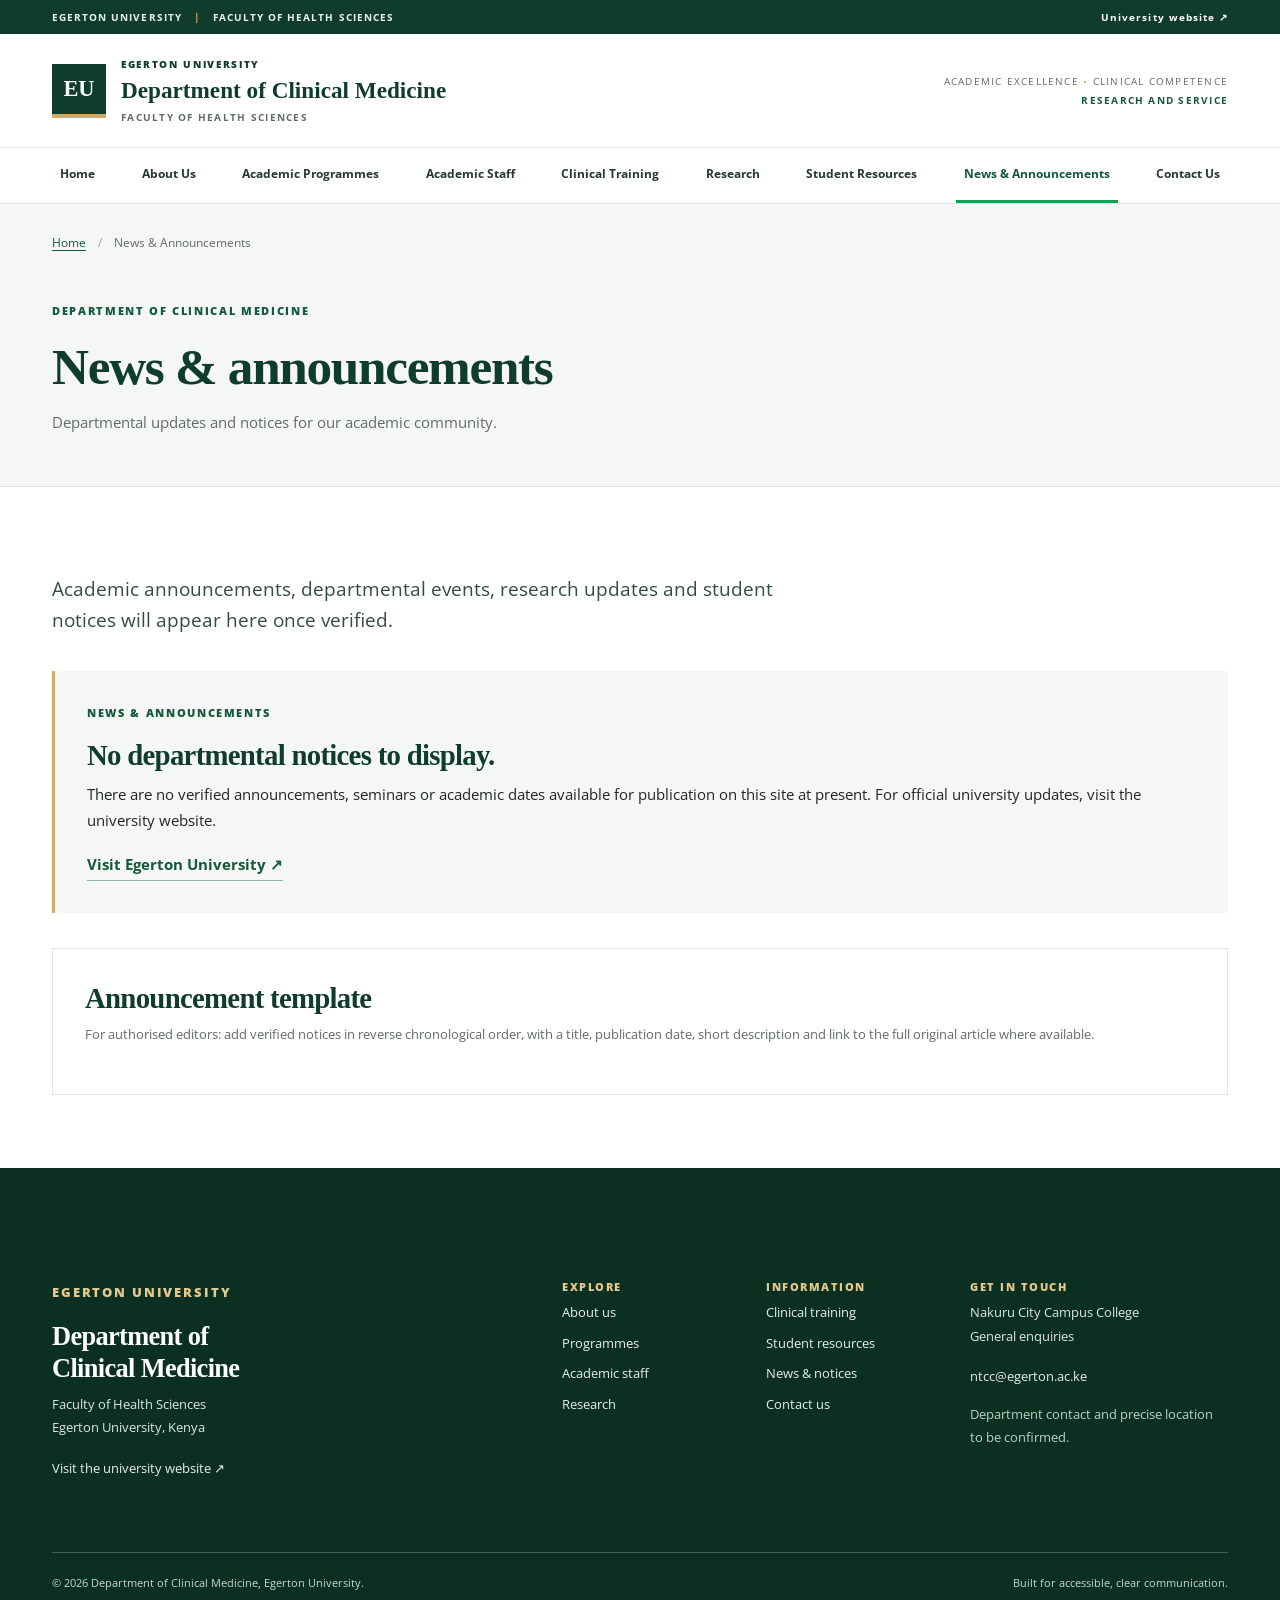
<file: news.html>
<!doctype html>
<html lang="en">

<head>
    <meta charset="utf-8">
    <meta name="viewport" content="width=device-width, initial-scale=1">

    <title>News & Announcements | Clinical Medicine | Egerton University</title>

    <meta name="description" content="Departmental updates and notices for our academic community.">

    <meta property="og:type" content="website">
    <meta property="og:title" content="News & Announcements | Clinical Medicine | Egerton University">
    <meta property="og:description" content="Departmental updates and notices for our academic community.">

    <!-- Google font -->
    <link rel="preconnect" href="https://fonts.googleapis.com">
    <link rel="preconnect" href="https://fonts.gstatic.com" crossorigin>
    <link href="https://fonts.googleapis.com/css2?family=Open+Sans:wght@400;600;700;800&display=swap" rel="stylesheet">

    <!-- Bootstrap CSS -->
    <link href="https://cdn.jsdelivr.net/npm/bootstrap@5.3.3/dist/css/bootstrap.min.css" rel="stylesheet">

    <!-- Main stylesheet -->
    <link href="assets/css/style.css" rel="stylesheet">
</head>

<body>

    <!-- Skip link -->
    <a class="skip-link" href="#main">Skip to main content</a>

    <!-- Top information bar -->
    <div class="utility">
        <div class="container utility-inner">
            <span>
                EGERTON UNIVERSITY
                <span class="utility-divider">|</span>
                FACULTY OF HEALTH SCIENCES
            </span>

            <a href="https://www.egerton.ac.ke/">University website ↗</a>
        </div>
    </div>

    <!-- Header section -->
    <header class="site-header">

        <div class="container brand-row">
            <a class="brand" href="index.html">
                <span class="brand-mark" aria-hidden="true">EU</span>

                <span>
                    <span class="university">EGERTON UNIVERSITY</span>
                    <span class="department">Department of Clinical Medicine</span>
                    <span class="faculty">FACULTY OF HEALTH SCIENCES</span>
                </span>
            </a>

            <div class="header-note">
                ACADEMIC EXCELLENCE
                <span>•</span>
                CLINICAL COMPETENCE
                <br>
                <strong>RESEARCH AND SERVICE</strong>
            </div>
        </div>

        <!-- Navigation bar -->
        <nav class="navbar navbar-expand-xl" aria-label="Main navigation">
            <div class="container nav-container">

                <span class="mobile-nav-label">MENU</span>

                <button class="navbar-toggler" type="button"
                    data-bs-toggle="collapse"
                    data-bs-target="#mainNav"
                    aria-controls="mainNav"
                    aria-expanded="false"
                    aria-label="Toggle navigation">

                    <span class="navbar-toggler-icon"></span>
                </button>

                <div class="collapse navbar-collapse" id="mainNav">
                    <ul class="navbar-nav">

                        <li class="nav-item">
                            <a class="nav-link" href="index.html">Home</a>
                        </li>

                        <li class="nav-item">
                            <a class="nav-link" href="about.html">About Us</a>
                        </li>

                        <li class="nav-item">
                            <a class="nav-link" href="programmes.html">Academic Programmes</a>
                        </li>

                        <li class="nav-item">
                            <a class="nav-link" href="staff.html">Academic Staff</a>
                        </li>

                        <li class="nav-item">
                            <a class="nav-link" href="clinical-training.html">Clinical Training</a>
                        </li>

                        <li class="nav-item">
                            <a class="nav-link" href="research.html">Research</a>
                        </li>

                        <li class="nav-item">
                            <a class="nav-link" href="resources.html">Student Resources</a>
                        </li>

                        <li class="nav-item">
                            <a class="nav-link active" aria-current="page" href="news.html">
                                News & Announcements
                            </a>
                        </li>

                        <li class="nav-item">
                            <a class="nav-link" href="contact.html">Contact Us</a>
                        </li>

                    </ul>
                </div>
            </div>
        </nav>

    </header>

    <!-- Main content -->
    <main id="main">

        <!-- Page heading -->
        <div class="page-heading">
            <div class="container">

                <nav aria-label="Breadcrumb">
                    <ol class="breadcrumbs">
                        <li>
                            <a href="index.html">Home</a>
                        </li>

                        <li aria-current="page">News & Announcements</li>
                    </ol>
                </nav>

                <p class="eyebrow">DEPARTMENT OF CLINICAL MEDICINE</p>

                <h1>News & announcements</h1>

                <p>Departmental updates and notices for our academic community.</p>

            </div>
        </div>

        <!-- News section -->
        <div class="section inner-section">
            <div class="container">

                <p class="lead-copy narrow">
                    Academic announcements, departmental events, research updates and student notices
                    will appear here once verified.
                </p>

                <!-- Message displayed when there is no news -->
                <div class="empty-state">

                    <p class="eyebrow">NEWS &amp; ANNOUNCEMENTS</p>

                    <h2>No departmental notices to display.</h2>

                    <p>
                        There are no verified announcements, seminars or academic dates available
                        for publication on this site at present. For official university updates,
                        visit the university website.
                    </p>

                    <a class="text-link" href="https://www.egerton.ac.ke/">
                        Visit Egerton University ↗
                    </a>

                </div>

                <!-- Instructions for adding news -->
                <div class="template">

                    <h2>Announcement template</h2>

                    <p class="fine-print">
                        For authorised editors: add verified notices in reverse chronological order,
                        with a title, publication date, short description and link to the full original
                        article where available.
                    </p>

                </div>

            </div>
        </div>

    </main>

    <!-- Footer section -->
    <footer>
        <div class="container">

            <div class="row g-5 footer-main">

                <div class="col-lg-5">
                    <p class="footer-kicker">EGERTON UNIVERSITY</p>

                    <h2>
                        Department of
                        <br>
                        Clinical Medicine
                    </h2>

                    <p>
                        Faculty of Health Sciences
                        <br>
                        Egerton University, Kenya
                    </p>

                    <a href="https://www.egerton.ac.ke/">Visit the university website ↗</a>
                </div>

                <div class="col-6 col-lg-2">
                    <h3>EXPLORE</h3>

                    <a href="about.html">About us</a>
                    <a href="programmes.html">Programmes</a>
                    <a href="staff.html">Academic staff</a>
                    <a href="research.html">Research</a>
                </div>

                <div class="col-6 col-lg-2">
                    <h3>INFORMATION</h3>

                    <a href="clinical-training.html">Clinical training</a>
                    <a href="resources.html">Student resources</a>
                    <a href="news.html">News &amp; notices</a>
                    <a href="contact.html">Contact us</a>
                </div>

                <div class="col-lg-3">
                    <h3>GET IN TOUCH</h3>

                    <p>
                        Nakuru City Campus College
                        <br>
                        General enquiries
                    </p>

                    <a href="mailto:ntcc@egerton.ac.ke">ntcc@egerton.ac.ke</a>

                    <p class="footer-note">
                        Department contact and precise location to be confirmed.
                    </p>
                </div>

            </div>

            <!-- Copyright information -->
            <div class="footer-bottom">
                <span>© 2026 Department of Clinical Medicine, Egerton University.</span>
                <span>Built for accessible, clear communication.</span>
            </div>

        </div>
    </footer>

    <!-- Bootstrap JavaScript -->
    <script src="https://cdn.jsdelivr.net/npm/bootstrap@5.3.3/dist/js/bootstrap.bundle.min.js"></script>

</body>
</html>
</file>
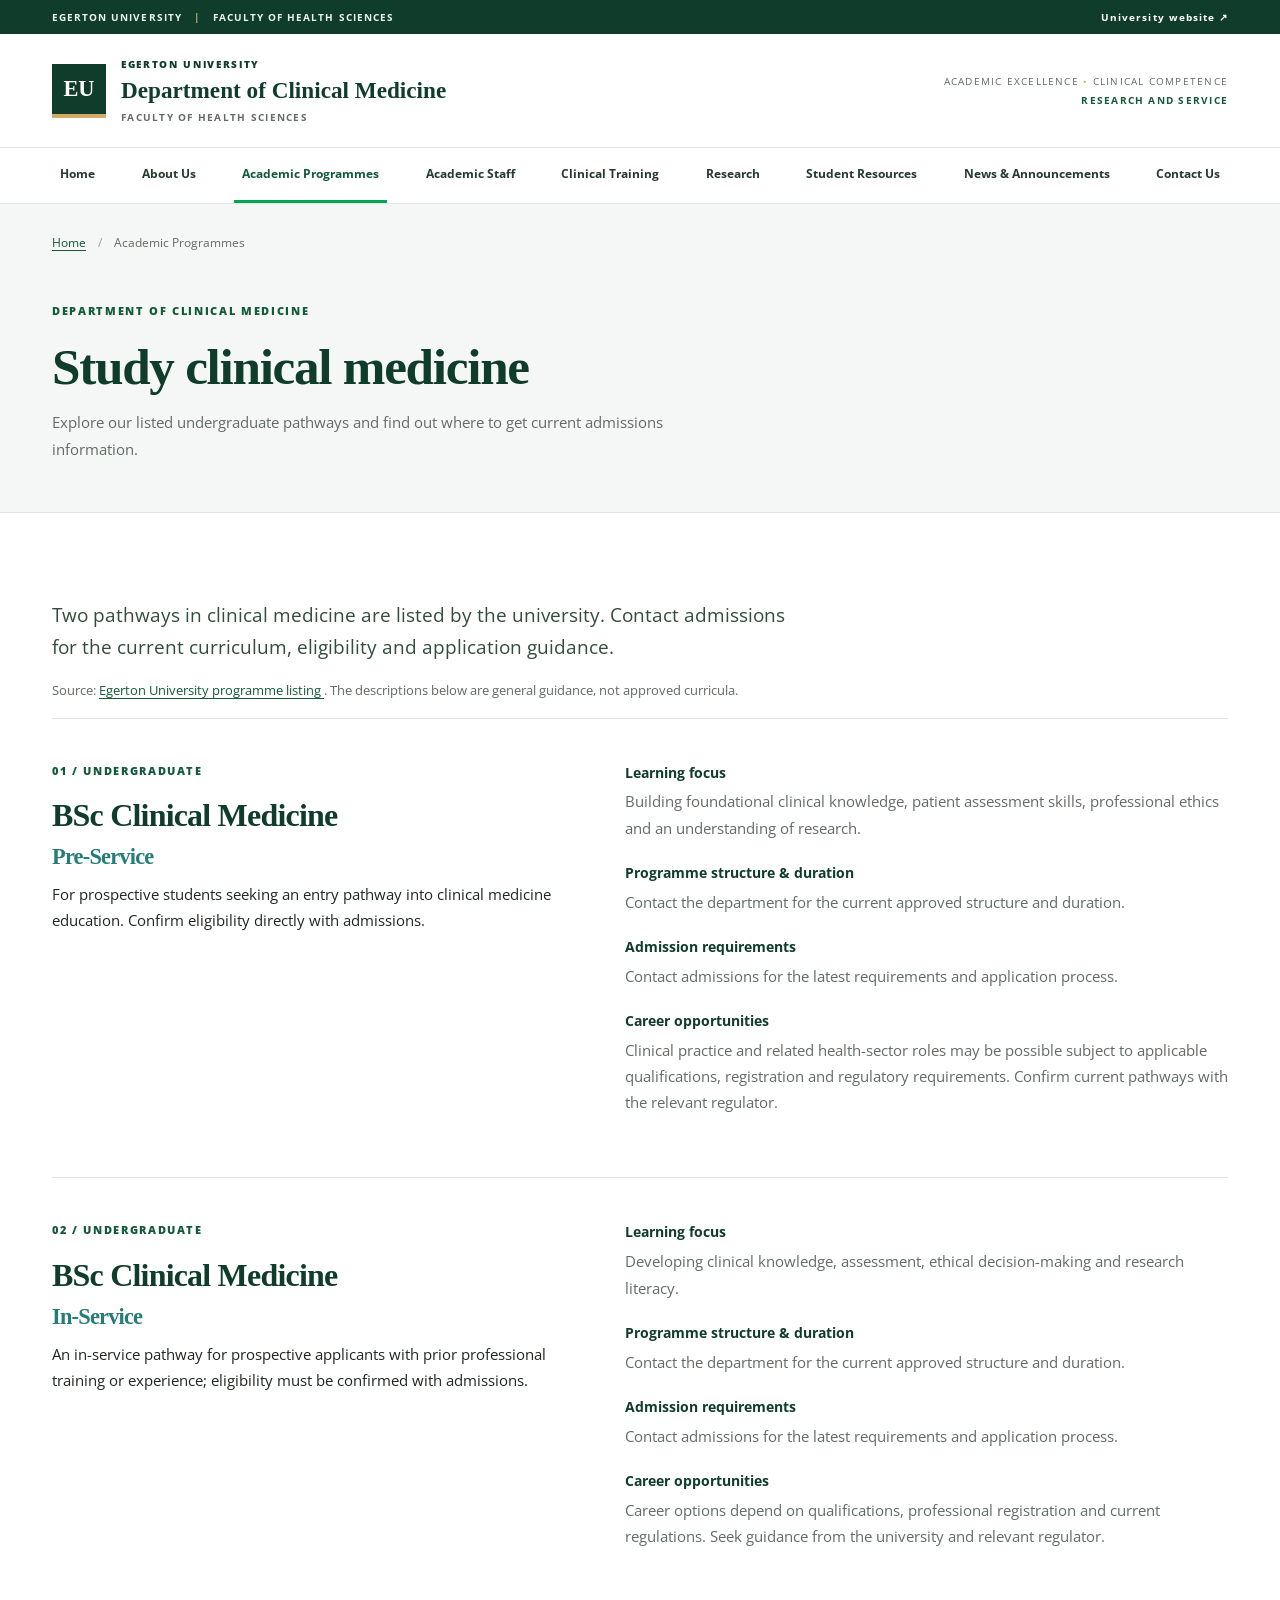
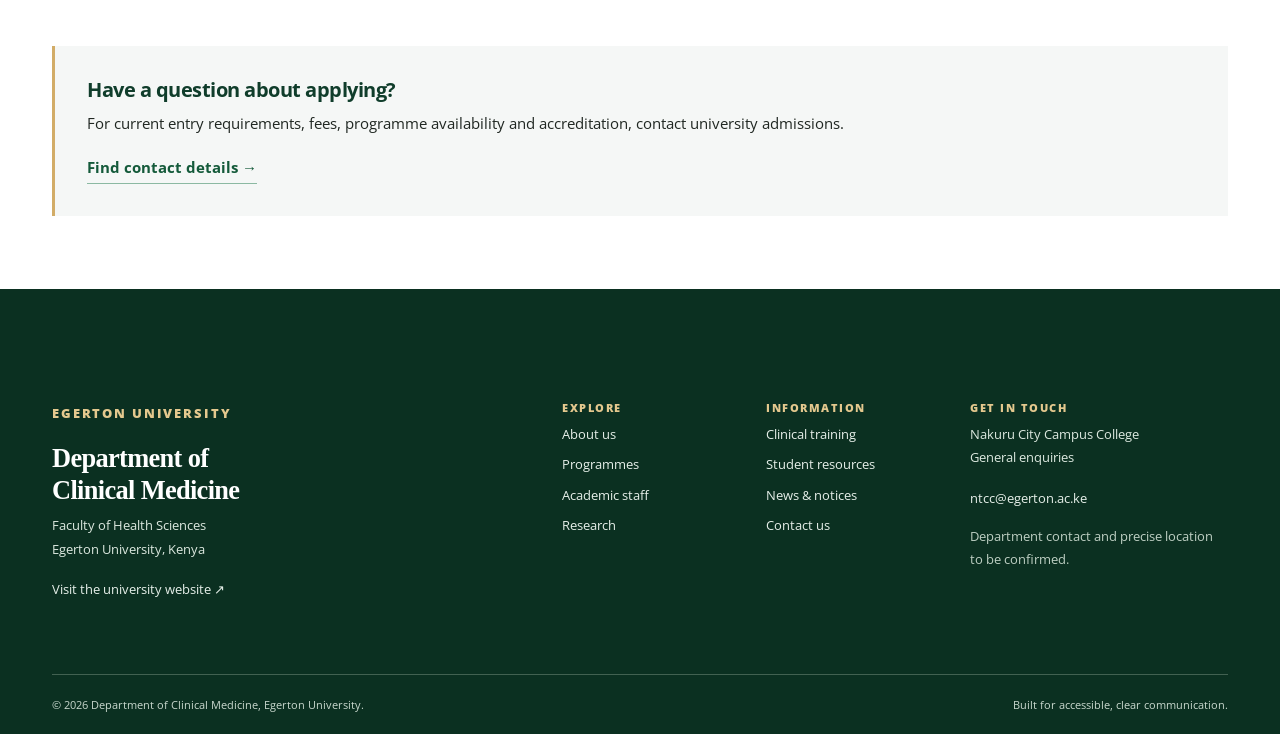
<file: programmes.html>
<!doctype html>
<html lang="en">
<head>
    <meta charset="utf-8">
    <meta name="viewport" content="width=device-width, initial-scale=1">

    <title>Academic Programmes | Clinical Medicine | Egerton University</title>

    <meta name="description" content="Explore our listed undergraduate pathways and find out where to get current admissions information.">

    <!-- Open Graph metadata -->
    <meta property="og:type" content="website">
    <meta property="og:title" content="Academic Programmes | Clinical Medicine | Egerton University">
    <meta property="og:description" content="Explore our listed undergraduate pathways and find out where to get current admissions information.">

    <!-- Google Fonts -->
    <link rel="preconnect" href="https://fonts.googleapis.com">
    <link rel="preconnect" href="https://fonts.gstatic.com" crossorigin>
    <link href="https://fonts.googleapis.com/css2?family=Open+Sans:wght@400;600;700;800&display=swap" rel="stylesheet">

    <!-- Bootstrap CSS -->
    <link href="https://cdn.jsdelivr.net/npm/bootstrap@5.3.3/dist/css/bootstrap.min.css" rel="stylesheet">

    <!-- Main stylesheet -->
    <link href="assets/css/style.css" rel="stylesheet">
</head>

<body>

    <!-- Skip link -->
    <a class="skip-link" href="#main">Skip to main content</a>

    <!-- Top information bar -->
    <div class="utility">
        <div class="container utility-inner">
            <span>
                EGERTON UNIVERSITY
                <span class="utility-divider">|</span>
                FACULTY OF HEALTH SCIENCES
            </span>

            <a href="https://www.egerton.ac.ke/">University website ↗</a>
        </div>
    </div>

    <!-- Header section -->
    <header class="site-header">
        <div class="container brand-row">
            <a class="brand" href="index.html">
                <span class="brand-mark" aria-hidden="true">EU</span>

                <span>
                    <span class="university">EGERTON UNIVERSITY</span>
                    <span class="department">Department of Clinical Medicine</span>
                    <span class="faculty">FACULTY OF HEALTH SCIENCES</span>
                </span>
            </a>

            <div class="header-note">
                ACADEMIC EXCELLENCE <span>•</span> CLINICAL COMPETENCE<br>
                <strong>RESEARCH AND SERVICE</strong>
            </div>
        </div>

        <!-- Navigation bar -->
        <nav class="navbar navbar-expand-xl" aria-label="Main navigation">
            <div class="container nav-container">
                <span class="mobile-nav-label">MENU</span>

                <button
                    class="navbar-toggler"
                    type="button"
                    data-bs-toggle="collapse"
                    data-bs-target="#mainNav"
                    aria-controls="mainNav"
                    aria-expanded="false"
                    aria-label="Toggle navigation"
                >
                    <span class="navbar-toggler-icon"></span>
                </button>

                <div class="collapse navbar-collapse" id="mainNav">
                    <ul class="navbar-nav">
                        <li class="nav-item">
                            <a class="nav-link" href="index.html">Home</a>
                        </li>

                        <li class="nav-item">
                            <a class="nav-link" href="about.html">About Us</a>
                        </li>

                        <li class="nav-item">
                            <a class="nav-link active" aria-current="page" href="programmes.html">
                                Academic Programmes
                            </a>
                        </li>

                        <li class="nav-item">
                            <a class="nav-link" href="staff.html">Academic Staff</a>
                        </li>

                        <li class="nav-item">
                            <a class="nav-link" href="clinical-training.html">Clinical Training</a>
                        </li>

                        <li class="nav-item">
                            <a class="nav-link" href="research.html">Research</a>
                        </li>

                        <li class="nav-item">
                            <a class="nav-link" href="resources.html">Student Resources</a>
                        </li>

                        <li class="nav-item">
                            <a class="nav-link" href="news.html">News & Announcements</a>
                        </li>

                        <li class="nav-item">
                            <a class="nav-link" href="contact.html">Contact Us</a>
                        </li>
                    </ul>
                </div>
            </div>
        </nav>
    </header>

    <!-- Main content -->
    <main id="main">

        <!-- Page heading -->
        <div class="page-heading">
            <div class="container">
                <nav aria-label="Breadcrumb">
                    <ol class="breadcrumbs">
                        <li>
                            <a href="index.html">Home</a>
                        </li>
                        <li aria-current="page">Academic Programmes</li>
                    </ol>
                </nav>

                <p class="eyebrow">DEPARTMENT OF CLINICAL MEDICINE</p>

                <h1>Study clinical medicine</h1>

                <p>
                    Explore our listed undergraduate pathways and find out where to get current admissions information.
                </p>
            </div>
        </div>

        <!-- Academic programmes section -->
        <div class="section inner-section">
            <div class="container">
                <p class="lead-copy narrow">
                    Two pathways in clinical medicine are listed by the university. Contact admissions for the current curriculum, eligibility and application guidance.
                </p>

                <p class="fine-print">
                    Source:
                    <a href="https://ntc.egerton.ac.ke/admissions/programmes">
                        Egerton University programme listing
                    </a>.
                    The descriptions below are general guidance, not approved curricula.
                </p>

                <!-- Pre-Service programme -->
                <div class="programme-detail" id="pre-service">
                    <div>
                        <p class="eyebrow">01 / UNDERGRADUATE</p>

                        <h2>
                            BSc Clinical Medicine<br>
                            <span>Pre-Service</span>
                        </h2>

                        <p>
                            For prospective students seeking an entry pathway into clinical medicine education. Confirm eligibility directly with admissions.
                        </p>
                    </div>

                    <div>
                        <dl>
                            <dt>Learning focus</dt>
                            <dd>
                                Building foundational clinical knowledge, patient assessment skills, professional ethics and an understanding of research.
                            </dd>

                            <dt>Programme structure &amp; duration</dt>
                            <dd>
                                Contact the department for the current approved structure and duration.
                            </dd>

                            <dt>Admission requirements</dt>
                            <dd>
                                Contact admissions for the latest requirements and application process.
                            </dd>

                            <dt>Career opportunities</dt>
                            <dd>
                                Clinical practice and related health-sector roles may be possible subject to applicable qualifications, registration and regulatory requirements. Confirm current pathways with the relevant regulator.
                            </dd>
                        </dl>
                    </div>
                </div>

                <!-- In-Service programme -->
                <div class="programme-detail" id="in-service">
                    <div>
                        <p class="eyebrow">02 / UNDERGRADUATE</p>

                        <h2>
                            BSc Clinical Medicine<br>
                            <span>In-Service</span>
                        </h2>

                        <p>
                            An in-service pathway for prospective applicants with prior professional training or experience; eligibility must be confirmed with admissions.
                        </p>
                    </div>

                    <div>
                        <dl>
                            <dt>Learning focus</dt>
                            <dd>
                                Developing clinical knowledge, assessment, ethical decision-making and research literacy.
                            </dd>

                            <dt>Programme structure &amp; duration</dt>
                            <dd>
                                Contact the department for the current approved structure and duration.
                            </dd>

                            <dt>Admission requirements</dt>
                            <dd>
                                Contact admissions for the latest requirements and application process.
                            </dd>

                            <dt>Career opportunities</dt>
                            <dd>
                                Career options depend on qualifications, professional registration and current regulations. Seek guidance from the university and relevant regulator.
                            </dd>
                        </dl>
                    </div>
                </div>

                <!-- Admissions information -->
                <div class="callout">
                    <h3>Have a question about applying?</h3>

                    <p>
                        For current entry requirements, fees, programme availability and accreditation, contact university admissions.
                    </p>

                    <a class="text-link" href="contact.html">Find contact details →</a>
                </div>
            </div>
        </div>
    </main>

    <!-- Footer section -->
    <footer>
        <div class="container">
            <div class="row g-5 footer-main">

                <!-- University information -->
                <div class="col-lg-5">
                    <p class="footer-kicker">EGERTON UNIVERSITY</p>

                    <h2>
                        Department of<br>
                        Clinical Medicine
                    </h2>

                    <p>
                        Faculty of Health Sciences<br>
                        Egerton University, Kenya
                    </p>

                    <a href="https://www.egerton.ac.ke/">
                        Visit the university website ↗
                    </a>
                </div>

                <!-- Explore links -->
                <div class="col-6 col-lg-2">
                    <h3>EXPLORE</h3>

                    <a href="about.html">About us</a>
                    <a href="programmes.html">Programmes</a>
                    <a href="staff.html">Academic staff</a>
                    <a href="research.html">Research</a>
                </div>

                <!-- Information links -->
                <div class="col-6 col-lg-2">
                    <h3>INFORMATION</h3>

                    <a href="clinical-training.html">Clinical training</a>
                    <a href="resources.html">Student resources</a>
                    <a href="news.html">News &amp; notices</a>
                    <a href="contact.html">Contact us</a>
                </div>

                <!-- Contact information -->
                <div class="col-lg-3">
                    <h3>GET IN TOUCH</h3>

                    <p>
                        Nakuru City Campus College<br>
                        General enquiries
                    </p>

                    <a href="mailto:ntcc@egerton.ac.ke">ntcc@egerton.ac.ke</a>

                    <p class="footer-note">
                        Department contact and precise location to be confirmed.
                    </p>
                </div>
            </div>

            <!-- Copyright information -->
            <div class="footer-bottom">
                <span>© 2026 Department of Clinical Medicine, Egerton University.</span>
                <span>Built for accessible, clear communication.</span>
            </div>
        </div>
    </footer>

    <!-- Bootstrap JavaScript -->
    <script src="https://cdn.jsdelivr.net/npm/bootstrap@5.3.3/dist/js/bootstrap.bundle.min.js"></script>

</body>
</html>
</file>
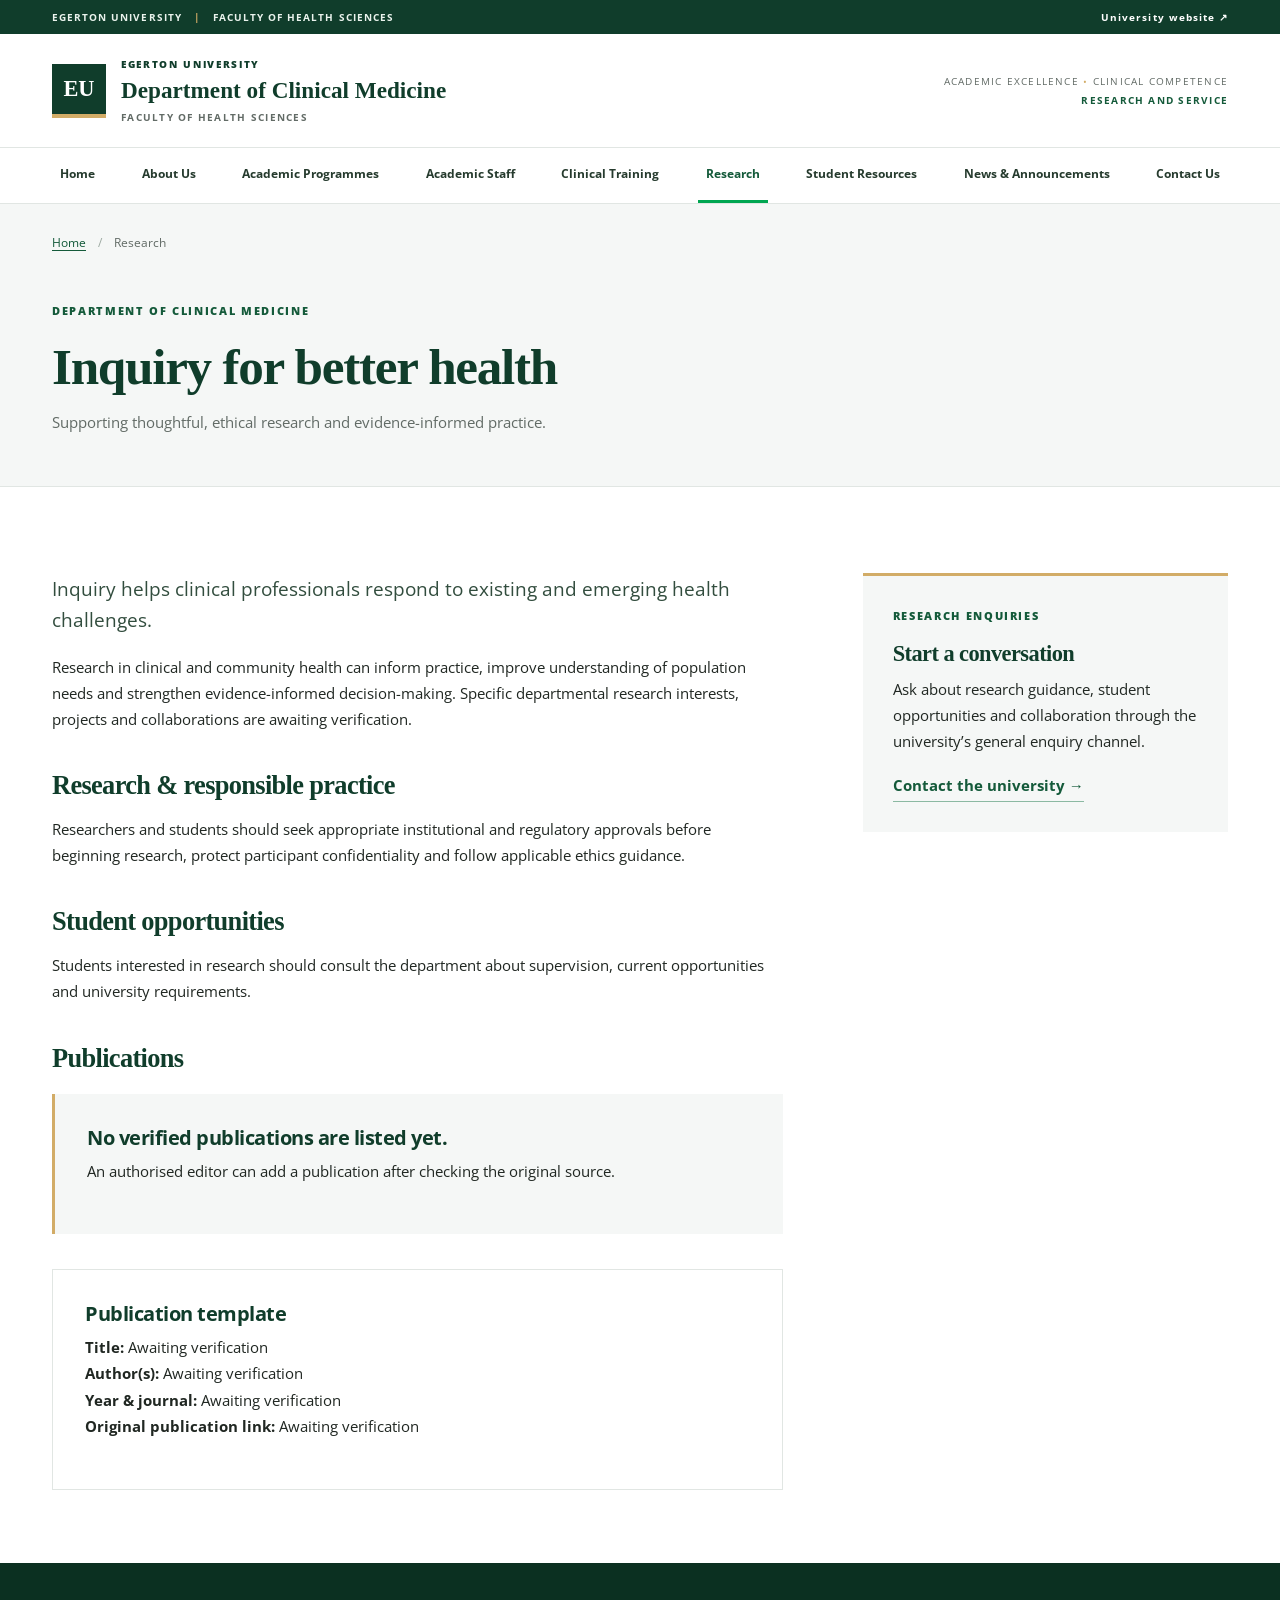
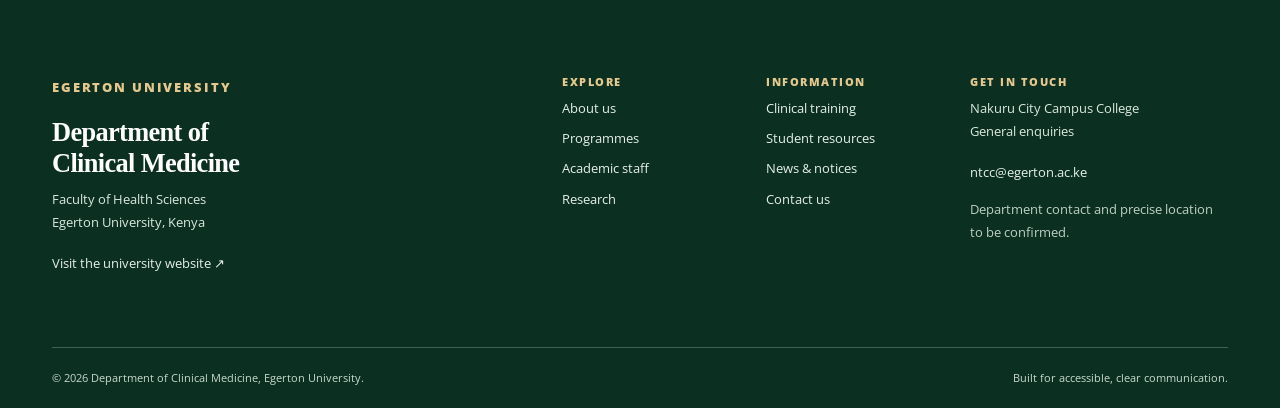
<file: research.html>
<!doctype html>
<html lang="en">
<head>
    <meta charset="utf-8">
    <meta name="viewport" content="width=device-width, initial-scale=1">

    <title>Research | Clinical Medicine | Egerton University</title>

    <meta name="description" content="Supporting thoughtful, ethical research and evidence-informed practice.">

    <!-- Open Graph metadata -->
    <meta property="og:type" content="website">
    <meta property="og:title" content="Research | Clinical Medicine | Egerton University">
    <meta property="og:description" content="Supporting thoughtful, ethical research and evidence-informed practice.">

    <!-- Google Fonts -->
    <link rel="preconnect" href="https://fonts.googleapis.com">
    <link rel="preconnect" href="https://fonts.gstatic.com" crossorigin>
    <link href="https://fonts.googleapis.com/css2?family=Open+Sans:wght@400;600;700;800&display=swap" rel="stylesheet">

    <!-- Bootstrap CSS -->
    <link href="https://cdn.jsdelivr.net/npm/bootstrap@5.3.3/dist/css/bootstrap.min.css" rel="stylesheet">

    <!-- Main stylesheet -->
    <link href="assets/css/style.css" rel="stylesheet">
</head>

<body>

    <!-- Skip link -->
    <a class="skip-link" href="#main">Skip to main content</a>

    <!-- Top information bar -->
    <div class="utility">
        <div class="container utility-inner">
            <span>
                EGERTON UNIVERSITY
                <span class="utility-divider">|</span>
                FACULTY OF HEALTH SCIENCES
            </span>

            <a href="https://www.egerton.ac.ke/">University website ↗</a>
        </div>
    </div>

    <!-- Header section -->
    <header class="site-header">
        <div class="container brand-row">
            <a class="brand" href="index.html">
                <span class="brand-mark" aria-hidden="true">EU</span>

                <span>
                    <span class="university">EGERTON UNIVERSITY</span>
                    <span class="department">Department of Clinical Medicine</span>
                    <span class="faculty">FACULTY OF HEALTH SCIENCES</span>
                </span>
            </a>

            <div class="header-note">
                ACADEMIC EXCELLENCE <span>•</span> CLINICAL COMPETENCE<br>
                <strong>RESEARCH AND SERVICE</strong>
            </div>
        </div>

        <!-- Navigation bar -->
        <nav class="navbar navbar-expand-xl" aria-label="Main navigation">
            <div class="container nav-container">
                <span class="mobile-nav-label">MENU</span>

                <button
                    class="navbar-toggler"
                    type="button"
                    data-bs-toggle="collapse"
                    data-bs-target="#mainNav"
                    aria-controls="mainNav"
                    aria-expanded="false"
                    aria-label="Toggle navigation"
                >
                    <span class="navbar-toggler-icon"></span>
                </button>

                <div class="collapse navbar-collapse" id="mainNav">
                    <ul class="navbar-nav">
                        <li class="nav-item">
                            <a class="nav-link" href="index.html">Home</a>
                        </li>

                        <li class="nav-item">
                            <a class="nav-link" href="about.html">About Us</a>
                        </li>

                        <li class="nav-item">
                            <a class="nav-link" href="programmes.html">Academic Programmes</a>
                        </li>

                        <li class="nav-item">
                            <a class="nav-link" href="staff.html">Academic Staff</a>
                        </li>

                        <li class="nav-item">
                            <a class="nav-link" href="clinical-training.html">Clinical Training</a>
                        </li>

                        <li class="nav-item">
                            <a class="nav-link active" aria-current="page" href="research.html">
                                Research
                            </a>
                        </li>

                        <li class="nav-item">
                            <a class="nav-link" href="resources.html">Student Resources</a>
                        </li>

                        <li class="nav-item">
                            <a class="nav-link" href="news.html">News & Announcements</a>
                        </li>

                        <li class="nav-item">
                            <a class="nav-link" href="contact.html">Contact Us</a>
                        </li>
                    </ul>
                </div>
            </div>
        </nav>
    </header>

    <!-- Main content -->
    <main id="main">

        <!-- Page heading -->
        <div class="page-heading">
            <div class="container">
                <nav aria-label="Breadcrumb">
                    <ol class="breadcrumbs">
                        <li>
                            <a href="index.html">Home</a>
                        </li>
                        <li aria-current="page">Research</li>
                    </ol>
                </nav>

                <p class="eyebrow">DEPARTMENT OF CLINICAL MEDICINE</p>

                <h1>Inquiry for better health</h1>

                <p>
                    Supporting thoughtful, ethical research and evidence-informed practice.
                </p>
            </div>
        </div>

        <!-- Research section -->
        <div class="section inner-section">
            <div class="container">
                <div class="content-layout">

                    <!-- Main research content -->
                    <div>
                        <p class="lead-copy">
                            Inquiry helps clinical professionals respond to existing and emerging health challenges.
                        </p>

                        <p>
                            Research in clinical and community health can inform practice, improve understanding of population needs and strengthen evidence-informed decision-making. Specific departmental research interests, projects and collaborations are awaiting verification.
                        </p>

                        <h2>Research &amp; responsible practice</h2>

                        <p>
                            Researchers and students should seek appropriate institutional and regulatory approvals before beginning research, protect participant confidentiality and follow applicable ethics guidance.
                        </p>

                        <h2>Student opportunities</h2>

                        <p>
                            Students interested in research should consult the department about supervision, current opportunities and university requirements.
                        </p>

                        <!-- Publications section -->
                        <h2>Publications</h2>

                        <div class="empty-state compact">
                            <h3>No verified publications are listed yet.</h3>

                            <p>
                                An authorised editor can add a publication after checking the original source.
                            </p>
                        </div>

                        <!-- Publication template -->
                        <div class="template">
                            <h3>Publication template</h3>

                            <p>
                                <strong>Title:</strong> Awaiting verification<br>
                                <strong>Author(s):</strong> Awaiting verification<br>
                                <strong>Year &amp; journal:</strong> Awaiting verification<br>
                                <strong>Original publication link:</strong> Awaiting verification
                            </p>
                        </div>
                    </div>

                    <!-- Research enquiries sidebar -->
                    <aside class="sidebar">
                        <p class="eyebrow">RESEARCH ENQUIRIES</p>

                        <h3>Start a conversation</h3>

                        <p>
                            Ask about research guidance, student opportunities and collaboration through the university’s general enquiry channel.
                        </p>

                        <a class="text-link" href="contact.html">
                            Contact the university →
                        </a>
                    </aside>
                </div>
            </div>
        </div>
    </main>

    <!-- Footer section -->
    <footer>
        <div class="container">
            <div class="row g-5 footer-main">

                <!-- University information -->
                <div class="col-lg-5">
                    <p class="footer-kicker">EGERTON UNIVERSITY</p>

                    <h2>
                        Department of<br>
                        Clinical Medicine
                    </h2>

                    <p>
                        Faculty of Health Sciences<br>
                        Egerton University, Kenya
                    </p>

                    <a href="https://www.egerton.ac.ke/">
                        Visit the university website ↗
                    </a>
                </div>

                <!-- Explore links -->
                <div class="col-6 col-lg-2">
                    <h3>EXPLORE</h3>

                    <a href="about.html">About us</a>
                    <a href="programmes.html">Programmes</a>
                    <a href="staff.html">Academic staff</a>
                    <a href="research.html">Research</a>
                </div>

                <!-- Information links -->
                <div class="col-6 col-lg-2">
                    <h3>INFORMATION</h3>

                    <a href="clinical-training.html">Clinical training</a>
                    <a href="resources.html">Student resources</a>
                    <a href="news.html">News &amp; notices</a>
                    <a href="contact.html">Contact us</a>
                </div>

                <!-- Contact information -->
                <div class="col-lg-3">
                    <h3>GET IN TOUCH</h3>

                    <p>
                        Nakuru City Campus College<br>
                        General enquiries
                    </p>

                    <a href="mailto:ntcc@egerton.ac.ke">ntcc@egerton.ac.ke</a>

                    <p class="footer-note">
                        Department contact and precise location to be confirmed.
                    </p>
                </div>
            </div>

            <!-- Copyright information -->
            <div class="footer-bottom">
                <span>© 2026 Department of Clinical Medicine, Egerton University.</span>
                <span>Built for accessible, clear communication.</span>
            </div>
        </div>
    </footer>

    <!-- Bootstrap JavaScript -->
    <script src="https://cdn.jsdelivr.net/npm/bootstrap@5.3.3/dist/js/bootstrap.bundle.min.js"></script>

</body>
</html>
</file>
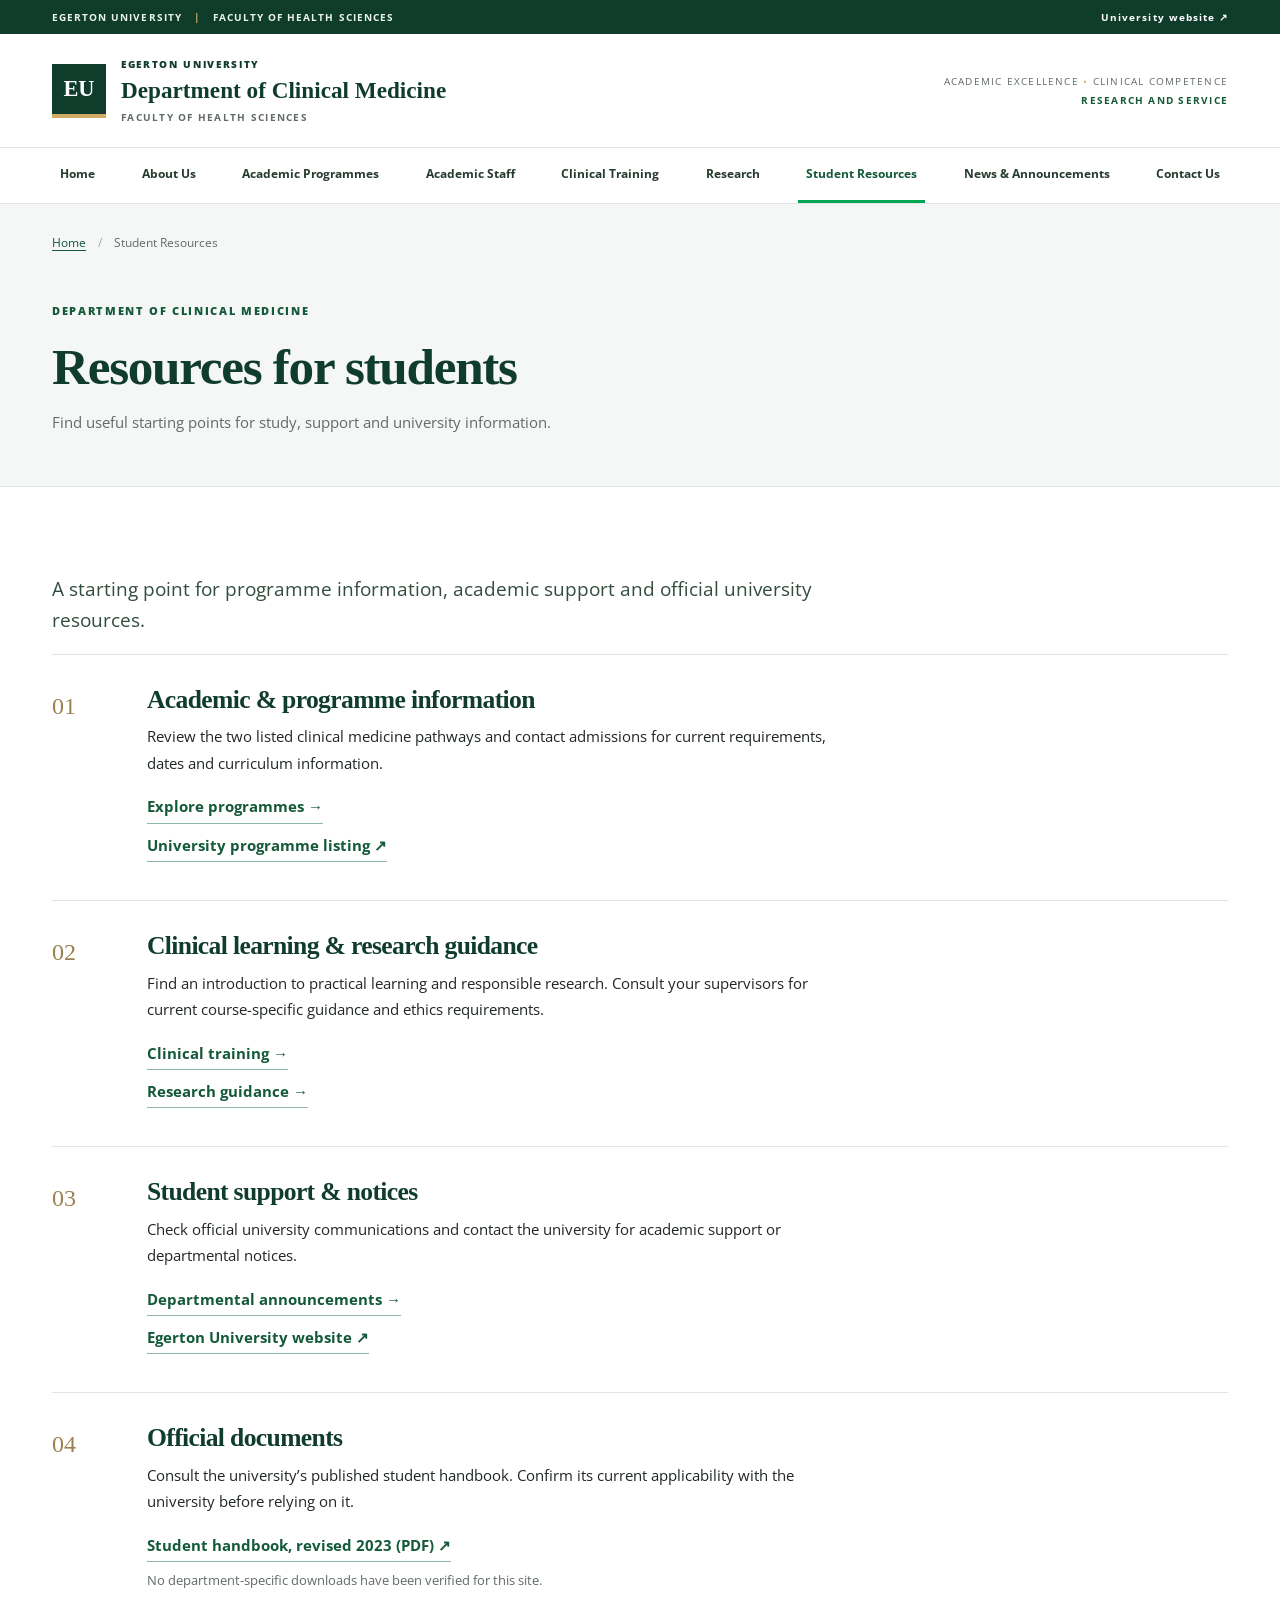
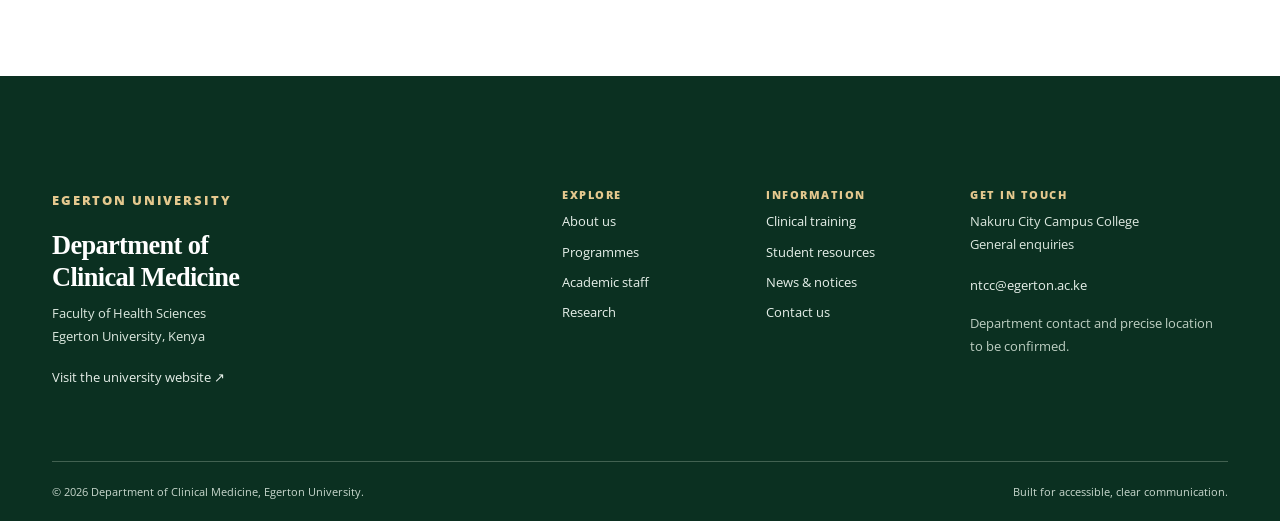
<file: resources.html>
<!doctype html>
<html lang="en">
<head>
    <meta charset="utf-8">
    <meta name="viewport" content="width=device-width, initial-scale=1">

    <title>Student Resources | Clinical Medicine | Egerton University</title>

    <meta name="description" content="Find useful starting points for study, support and university information.">

    <!-- Open Graph metadata -->
    <meta property="og:type" content="website">
    <meta property="og:title" content="Student Resources | Clinical Medicine | Egerton University">
    <meta property="og:description" content="Find useful starting points for study, support and university information.">

    <!-- Google Fonts -->
    <link rel="preconnect" href="https://fonts.googleapis.com">
    <link rel="preconnect" href="https://fonts.gstatic.com" crossorigin>
    <link href="https://fonts.googleapis.com/css2?family=Open+Sans:wght@400;600;700;800&display=swap" rel="stylesheet">

    <!-- Bootstrap CSS -->
    <link href="https://cdn.jsdelivr.net/npm/bootstrap@5.3.3/dist/css/bootstrap.min.css" rel="stylesheet">

    <!-- Main stylesheet -->
    <link href="assets/css/style.css" rel="stylesheet">
</head>

<body>

    <!-- Skip link -->
    <a class="skip-link" href="#main">Skip to main content</a>

    <!-- Top information bar -->
    <div class="utility">
        <div class="container utility-inner">
            <span>
                EGERTON UNIVERSITY
                <span class="utility-divider">|</span>
                FACULTY OF HEALTH SCIENCES
            </span>

            <a href="https://www.egerton.ac.ke/">University website ↗</a>
        </div>
    </div>

    <!-- Header section -->
    <header class="site-header">
        <div class="container brand-row">
            <a class="brand" href="index.html">
                <span class="brand-mark" aria-hidden="true">EU</span>

                <span>
                    <span class="university">EGERTON UNIVERSITY</span>
                    <span class="department">Department of Clinical Medicine</span>
                    <span class="faculty">FACULTY OF HEALTH SCIENCES</span>
                </span>
            </a>

            <div class="header-note">
                ACADEMIC EXCELLENCE <span>•</span> CLINICAL COMPETENCE<br>
                <strong>RESEARCH AND SERVICE</strong>
            </div>
        </div>

        <!-- Navigation bar -->
        <nav class="navbar navbar-expand-xl" aria-label="Main navigation">
            <div class="container nav-container">
                <span class="mobile-nav-label">MENU</span>

                <button
                    class="navbar-toggler"
                    type="button"
                    data-bs-toggle="collapse"
                    data-bs-target="#mainNav"
                    aria-controls="mainNav"
                    aria-expanded="false"
                    aria-label="Toggle navigation"
                >
                    <span class="navbar-toggler-icon"></span>
                </button>

                <div class="collapse navbar-collapse" id="mainNav">
                    <ul class="navbar-nav">
                        <li class="nav-item">
                            <a class="nav-link" href="index.html">Home</a>
                        </li>

                        <li class="nav-item">
                            <a class="nav-link" href="about.html">About Us</a>
                        </li>

                        <li class="nav-item">
                            <a class="nav-link" href="programmes.html">Academic Programmes</a>
                        </li>

                        <li class="nav-item">
                            <a class="nav-link" href="staff.html">Academic Staff</a>
                        </li>

                        <li class="nav-item">
                            <a class="nav-link" href="clinical-training.html">Clinical Training</a>
                        </li>

                        <li class="nav-item">
                            <a class="nav-link" href="research.html">Research</a>
                        </li>

                        <li class="nav-item">
                            <a class="nav-link active" aria-current="page" href="resources.html">
                                Student Resources
                            </a>
                        </li>

                        <li class="nav-item">
                            <a class="nav-link" href="news.html">News & Announcements</a>
                        </li>

                        <li class="nav-item">
                            <a class="nav-link" href="contact.html">Contact Us</a>
                        </li>
                    </ul>
                </div>
            </div>
        </nav>
    </header>

    <!-- Main content -->
    <main id="main">

        <!-- Page heading -->
        <div class="page-heading">
            <div class="container">
                <nav aria-label="Breadcrumb">
                    <ol class="breadcrumbs">
                        <li>
                            <a href="index.html">Home</a>
                        </li>
                        <li aria-current="page">Student Resources</li>
                    </ol>
                </nav>

                <p class="eyebrow">DEPARTMENT OF CLINICAL MEDICINE</p>

                <h1>Resources for students</h1>

                <p>
                    Find useful starting points for study, support and university information.
                </p>
            </div>
        </div>

        <!-- Student resources section -->
        <div class="section inner-section">
            <div class="container">
                <p class="lead-copy narrow">
                    A starting point for programme information, academic support and official university resources.
                </p>

                <!-- Resource list -->
                <div class="resource-list">

                    <!-- Academic and programme information -->
                    <section>
                        <span>01</span>

                        <div>
                            <h2>Academic &amp; programme information</h2>

                            <p>
                                Review the two listed clinical medicine pathways and contact admissions for current requirements, dates and curriculum information.
                            </p>

                            <a class="text-link" href="programmes.html">
                                Explore programmes →
                            </a>
                            <br>

                            <a class="text-link" href="https://ntc.egerton.ac.ke/admissions/programmes">
                                University programme listing ↗
                            </a>
                        </div>
                    </section>

                    <!-- Clinical learning and research guidance -->
                    <section>
                        <span>02</span>

                        <div>
                            <h2>Clinical learning &amp; research guidance</h2>

                            <p>
                                Find an introduction to practical learning and responsible research. Consult your supervisors for current course-specific guidance and ethics requirements.
                            </p>

                            <a class="text-link" href="clinical-training.html">
                                Clinical training →
                            </a>
                            <br>

                            <a class="text-link" href="research.html">
                                Research guidance →
                            </a>
                        </div>
                    </section>

                    <!-- Student support and notices -->
                    <section>
                        <span>03</span>

                        <div>
                            <h2>Student support &amp; notices</h2>

                            <p>
                                Check official university communications and contact the university for academic support or departmental notices.
                            </p>

                            <a class="text-link" href="news.html">
                                Departmental announcements →
                            </a>
                            <br>

                            <a class="text-link" href="https://www.egerton.ac.ke/">
                                Egerton University website ↗
                            </a>
                        </div>
                    </section>

                    <!-- Official documents -->
                    <section>
                        <span>04</span>

                        <div>
                            <h2>Official documents</h2>

                            <p>
                                Consult the university’s published student handbook. Confirm its current applicability with the university before relying on it.
                            </p>

                            <a
                                class="text-link"
                                href="https://www.egerton.ac.ke/images/egerton_university/downloads/students/Student%20handbook%20revised%202023.pdf"
                            >
                                Student handbook, revised 2023 (PDF) ↗
                            </a>

                            <p class="fine-print">
                                No department-specific downloads have been verified for this site.
                            </p>
                        </div>
                    </section>
                </div>
            </div>
        </div>
    </main>

    <!-- Footer section -->
    <footer>
        <div class="container">
            <div class="row g-5 footer-main">

                <!-- University information -->
                <div class="col-lg-5">
                    <p class="footer-kicker">EGERTON UNIVERSITY</p>

                    <h2>
                        Department of<br>
                        Clinical Medicine
                    </h2>

                    <p>
                        Faculty of Health Sciences<br>
                        Egerton University, Kenya
                    </p>

                    <a href="https://www.egerton.ac.ke/">
                        Visit the university website ↗
                    </a>
                </div>

                <!-- Explore links -->
                <div class="col-6 col-lg-2">
                    <h3>EXPLORE</h3>

                    <a href="about.html">About us</a>
                    <a href="programmes.html">Programmes</a>
                    <a href="staff.html">Academic staff</a>
                    <a href="research.html">Research</a>
                </div>

                <!-- Information links -->
                <div class="col-6 col-lg-2">
                    <h3>INFORMATION</h3>

                    <a href="clinical-training.html">Clinical training</a>
                    <a href="resources.html">Student resources</a>
                    <a href="news.html">News &amp; notices</a>
                    <a href="contact.html">Contact us</a>
                </div>

                <!-- Contact information -->
                <div class="col-lg-3">
                    <h3>GET IN TOUCH</h3>

                    <p>
                        Nakuru City Campus College<br>
                        General enquiries
                    </p>

                    <a href="mailto:ntcc@egerton.ac.ke">ntcc@egerton.ac.ke</a>

                    <p class="footer-note">
                        Department contact and precise location to be confirmed.
                    </p>
                </div>
            </div>

            <!-- Copyright information -->
            <div class="footer-bottom">
                <span>© 2026 Department of Clinical Medicine, Egerton University.</span>
                <span>Built for accessible, clear communication.</span>
            </div>
        </div>
    </footer>

    <!-- Bootstrap JavaScript -->
    <script src="https://cdn.jsdelivr.net/npm/bootstrap@5.3.3/dist/js/bootstrap.bundle.min.js"></script>

</body>
</html>
</file>
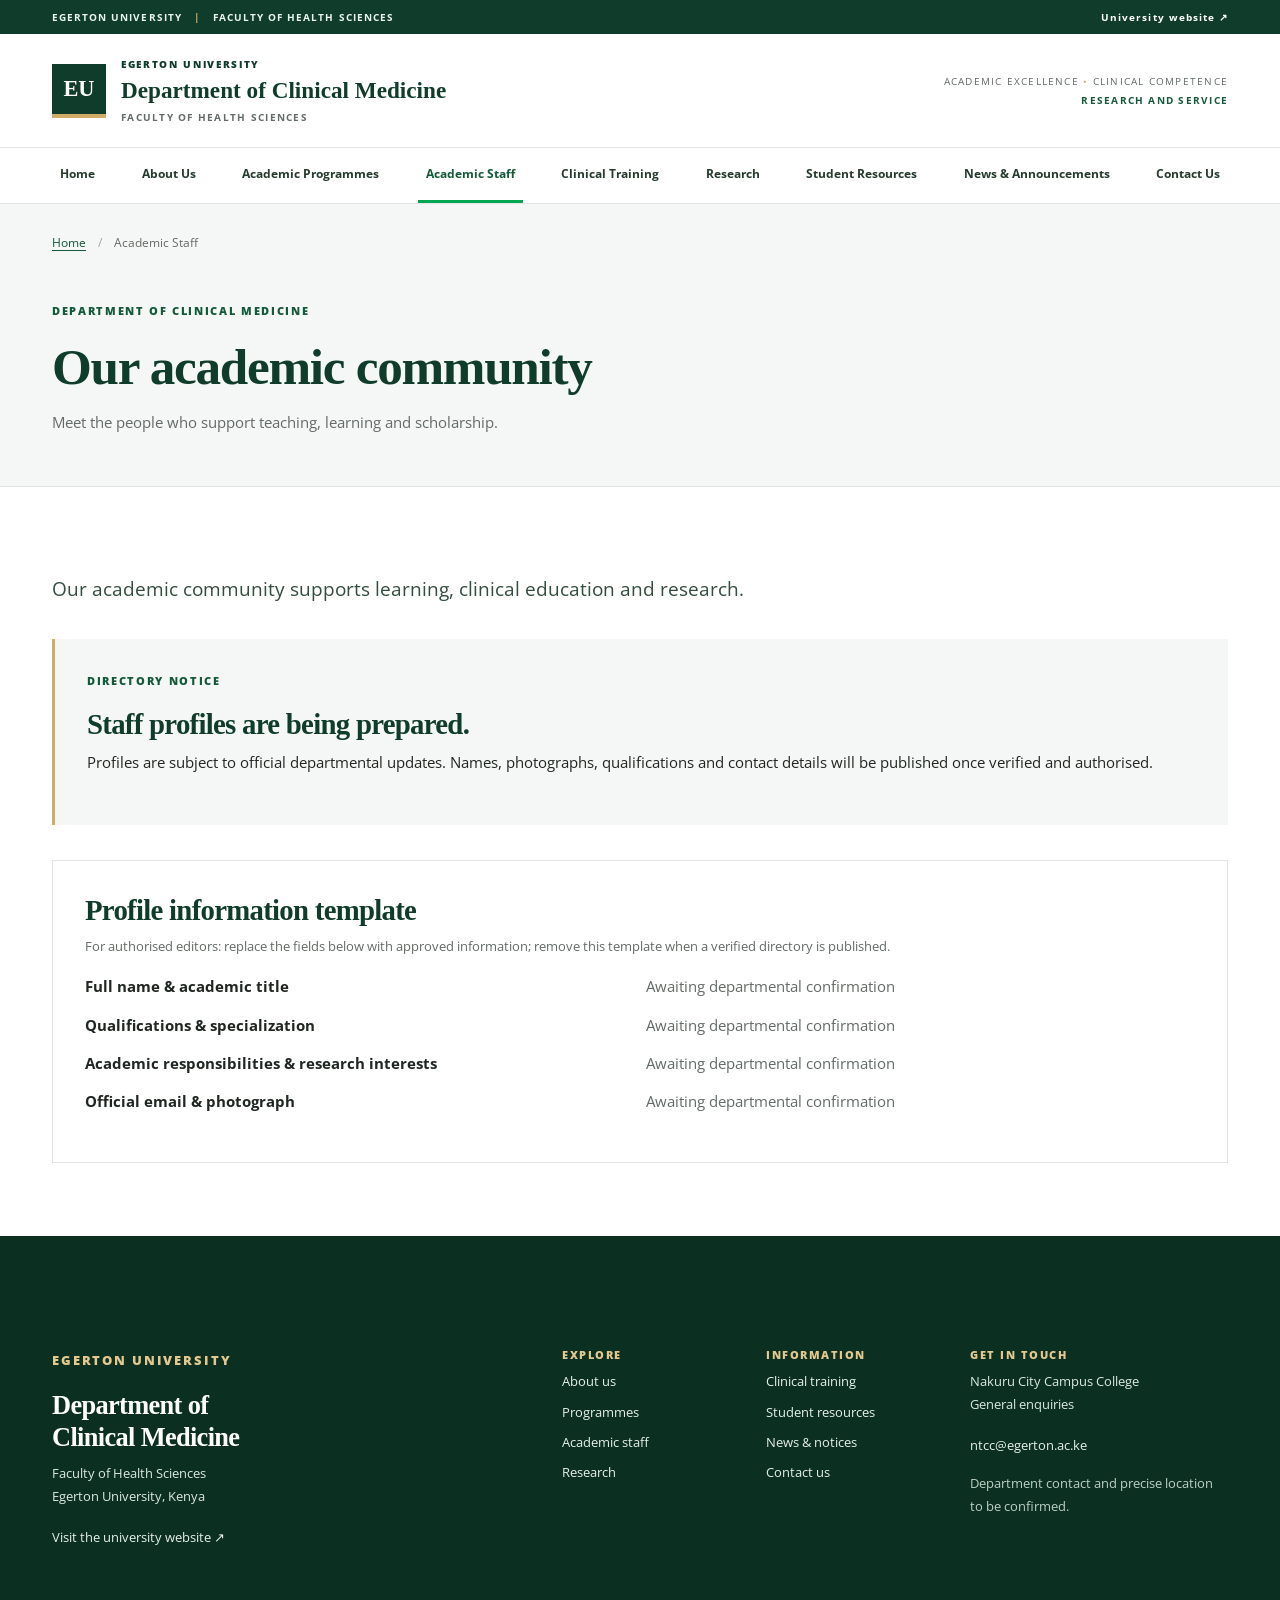
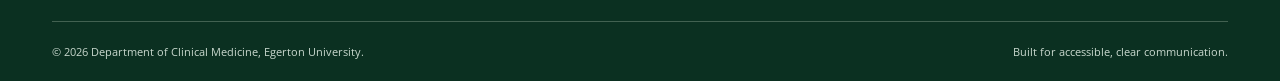
<file: staff.html>
<!doctype html>
<html lang="en">
<head>
    <meta charset="utf-8">
    <meta name="viewport" content="width=device-width, initial-scale=1">

    <title>Academic Staff | Clinical Medicine | Egerton University</title>

    <meta name="description" content="Meet the people who support teaching, learning and scholarship.">

    <!-- Open Graph metadata -->
    <meta property="og:type" content="website">
    <meta property="og:title" content="Academic Staff | Clinical Medicine | Egerton University">
    <meta property="og:description" content="Meet the people who support teaching, learning and scholarship.">

    <!-- Google Fonts -->
    <link rel="preconnect" href="https://fonts.googleapis.com">
    <link rel="preconnect" href="https://fonts.gstatic.com" crossorigin>
    <link href="https://fonts.googleapis.com/css2?family=Open+Sans:wght@400;600;700;800&display=swap" rel="stylesheet">

    <!-- Bootstrap CSS -->
    <link href="https://cdn.jsdelivr.net/npm/bootstrap@5.3.3/dist/css/bootstrap.min.css" rel="stylesheet">

    <!-- Main stylesheet -->
    <link href="assets/css/style.css" rel="stylesheet">
</head>

<body>

    <!-- Skip link -->
    <a class="skip-link" href="#main">Skip to main content</a>

    <!-- Top information bar -->
    <div class="utility">
        <div class="container utility-inner">
            <span>
                EGERTON UNIVERSITY
                <span class="utility-divider">|</span>
                FACULTY OF HEALTH SCIENCES
            </span>

            <a href="https://www.egerton.ac.ke/">University website ↗</a>
        </div>
    </div>

    <!-- Header section -->
    <header class="site-header">
        <div class="container brand-row">
            <a class="brand" href="index.html">
                <span class="brand-mark" aria-hidden="true">EU</span>

                <span>
                    <span class="university">EGERTON UNIVERSITY</span>
                    <span class="department">Department of Clinical Medicine</span>
                    <span class="faculty">FACULTY OF HEALTH SCIENCES</span>
                </span>
            </a>

            <div class="header-note">
                ACADEMIC EXCELLENCE <span>•</span> CLINICAL COMPETENCE<br>
                <strong>RESEARCH AND SERVICE</strong>
            </div>
        </div>

        <!-- Navigation bar -->
        <nav class="navbar navbar-expand-xl" aria-label="Main navigation">
            <div class="container nav-container">
                <span class="mobile-nav-label">MENU</span>

                <button
                    class="navbar-toggler"
                    type="button"
                    data-bs-toggle="collapse"
                    data-bs-target="#mainNav"
                    aria-controls="mainNav"
                    aria-expanded="false"
                    aria-label="Toggle navigation"
                >
                    <span class="navbar-toggler-icon"></span>
                </button>

                <div class="collapse navbar-collapse" id="mainNav">
                    <ul class="navbar-nav">
                        <li class="nav-item">
                            <a class="nav-link" href="index.html">Home</a>
                        </li>

                        <li class="nav-item">
                            <a class="nav-link" href="about.html">About Us</a>
                        </li>

                        <li class="nav-item">
                            <a class="nav-link" href="programmes.html">Academic Programmes</a>
                        </li>

                        <li class="nav-item">
                            <a class="nav-link active" aria-current="page" href="staff.html">
                                Academic Staff
                            </a>
                        </li>

                        <li class="nav-item">
                            <a class="nav-link" href="clinical-training.html">Clinical Training</a>
                        </li>

                        <li class="nav-item">
                            <a class="nav-link" href="research.html">Research</a>
                        </li>

                        <li class="nav-item">
                            <a class="nav-link" href="resources.html">Student Resources</a>
                        </li>

                        <li class="nav-item">
                            <a class="nav-link" href="news.html">News & Announcements</a>
                        </li>

                        <li class="nav-item">
                            <a class="nav-link" href="contact.html">Contact Us</a>
                        </li>
                    </ul>
                </div>
            </div>
        </nav>
    </header>

    <!-- Main content -->
    <main id="main">

        <!-- Page heading -->
        <div class="page-heading">
            <div class="container">
                <nav aria-label="Breadcrumb">
                    <ol class="breadcrumbs">
                        <li>
                            <a href="index.html">Home</a>
                        </li>
                        <li aria-current="page">Academic Staff</li>
                    </ol>
                </nav>

                <p class="eyebrow">DEPARTMENT OF CLINICAL MEDICINE</p>

                <h1>Our academic community</h1>

                <p>
                    Meet the people who support teaching, learning and scholarship.
                </p>
            </div>
        </div>

        <!-- Academic staff section -->
        <div class="section inner-section">
            <div class="container">
                <p class="lead-copy narrow">
                    Our academic community supports learning, clinical education and research.
                </p>

                <!-- Staff directory notice -->
                <div class="empty-state">
                    <p class="eyebrow">DIRECTORY NOTICE</p>

                    <h2>Staff profiles are being prepared.</h2>

                    <p>
                        Profiles are subject to official departmental updates. Names, photographs, qualifications and contact details will be published once verified and authorised.
                    </p>
                </div>

                <!-- Staff profile information template -->
                <section class="template">
                    <h2>Profile information template</h2>

                    <p class="fine-print">
                        For authorised editors: replace the fields below with approved information; remove this template when a verified directory is published.
                    </p>

                    <dl class="template-grid">
                        <dt>Full name &amp; academic title</dt>
                        <dd>Awaiting departmental confirmation</dd>

                        <dt>Qualifications &amp; specialization</dt>
                        <dd>Awaiting departmental confirmation</dd>

                        <dt>Academic responsibilities &amp; research interests</dt>
                        <dd>Awaiting departmental confirmation</dd>

                        <dt>Official email &amp; photograph</dt>
                        <dd>Awaiting departmental confirmation</dd>
                    </dl>
                </section>
            </div>
        </div>
    </main>

    <!-- Footer section -->
    <footer>
        <div class="container">
            <div class="row g-5 footer-main">

                <!-- University information -->
                <div class="col-lg-5">
                    <p class="footer-kicker">EGERTON UNIVERSITY</p>

                    <h2>
                        Department of<br>
                        Clinical Medicine
                    </h2>

                    <p>
                        Faculty of Health Sciences<br>
                        Egerton University, Kenya
                    </p>

                    <a href="https://www.egerton.ac.ke/">
                        Visit the university website ↗
                    </a>
                </div>

                <!-- Explore links -->
                <div class="col-6 col-lg-2">
                    <h3>EXPLORE</h3>

                    <a href="about.html">About us</a>
                    <a href="programmes.html">Programmes</a>
                    <a href="staff.html">Academic staff</a>
                    <a href="research.html">Research</a>
                </div>

                <!-- Information links -->
                <div class="col-6 col-lg-2">
                    <h3>INFORMATION</h3>

                    <a href="clinical-training.html">Clinical training</a>
                    <a href="resources.html">Student resources</a>
                    <a href="news.html">News &amp; notices</a>
                    <a href="contact.html">Contact us</a>
                </div>

                <!-- Contact information -->
                <div class="col-lg-3">
                    <h3>GET IN TOUCH</h3>

                    <p>
                        Nakuru City Campus College<br>
                        General enquiries
                    </p>

                    <a href="mailto:ntcc@egerton.ac.ke">ntcc@egerton.ac.ke</a>

                    <p class="footer-note">
                        Department contact and precise location to be confirmed.
                    </p>
                </div>
            </div>

            <!-- Copyright information -->
            <div class="footer-bottom">
                <span>© 2026 Department of Clinical Medicine, Egerton University.</span>
                <span>Built for accessible, clear communication.</span>
            </div>
        </div>
    </footer>

    <!-- Bootstrap JavaScript -->
    <script src="https://cdn.jsdelivr.net/npm/bootstrap@5.3.3/dist/js/bootstrap.bundle.min.js"></script>

</body>
</html>
</file>
<file: assets/css/style.css>
/* Institutional palette and base */
:root {
    --egerton-green:#00A651;
    --egerton-red:#ED1C24;
    --egerton-gold:#D2AC67;
    --egerton-grey:#BCBEC1;
    --dark-green:#145A3A;
    --deep-green:#103D2B;
    --medical-teal:#267C78;
    --background:#fff;
    --light-background:#F5F7F6;
    --border-color:#E1E6E3;
    --text-color:#202722;
    --muted-text:#626B66
}

* {
    box-sizing:border-box
}

body {
    font-family:'Open Sans',Arial,sans-serif;
    color:var(--text-color);
    background:var(--background);
    font-size:15px;
    line-height:1.75
}

a {
    color:var(--dark-green);
    text-underline-offset:3px
}

a:hover {
    color:#086637
}

a:focus-visible,button:focus-visible,input:focus-visible,textarea:focus-visible {
    outline:3px solid #a67826!important;
    outline-offset:3px
}

h1,h2,h3 {
    color:var(--deep-green);
    font-weight:700;
    line-height:1.2;
    letter-spacing:-.025em
}

h2 {
    font-size:clamp(1.75rem,2.6vw,2.5rem)
}

h3 {
    font-size:1.25rem
}

p {
    margin-bottom:1.1rem
}

.container {
    max-width:1200px
}

.skip-link {
    position:absolute;
    top:-100px;
    left:12px;
    background:#fff;
    padding:10px;
    z-index:100
}

.skip-link:focus {
    top:5px
}

.eyebrow {
    font-size:.69rem;
    letter-spacing:.15em;
    font-weight:800;
    color:var(--dark-green);
    margin:0 0 1rem
}

.eyebrow.light {
    color:#e9d1a4
}

.eyebrow span {
    margin:0 .5rem;
    color:var(--egerton-gold)
}

.text-link {
    display:inline-block;
    font-weight:700;
    text-decoration:none;
    border-bottom:1px solid #8bb9a2;
    padding-bottom:3px
}

.text-link:hover {
    border-color:var(--dark-green)
}

.fine-print {
    font-size:.79rem;
    color:var(--muted-text);
    line-height:1.6
}

.lead-copy {
    font-size:1.2rem;
    line-height:1.65;
    color:#324d3e
}

.narrow {
    max-width:760px
}

.section {
    padding:86px 0
}

.section-tint {
    background:var(--light-background)
}

.section-heading {
    display:flex;
    justify-content:space-between;
    align-items:end;
    gap:30px;
    margin-bottom:20px
}

.section-heading h2 {
    margin:0
}

.section-intro {
    color:var(--muted-text);
    max-width:430px
}

.gold-rule {
    height:3px;
    width:58px;
    background:var(--egerton-gold);
    margin-top:25px
}

/* Header and navigation */
.utility {
    background:var(--deep-green);
    color:#eaf3ed;
    font-size:.65rem;
    font-weight:700;
    letter-spacing:.1em
}

.utility-inner {
    display:flex;
    justify-content:space-between;
    padding-top:8px;
    padding-bottom:8px
}

.utility a {
    color:#fff;
    text-decoration:none
}

.utility-divider {
    color:var(--egerton-gold);
    padding:0 8px
}

.brand-row {
    display:flex;
    justify-content:space-between;
    align-items:center;
    padding-top:21px;
    padding-bottom:21px
}

.brand {
    display:flex;
    align-items:center;
    gap:15px;
    text-decoration:none;
    color:var(--deep-green)
}

.brand:hover {
    color:var(--deep-green)
}

.brand-mark {
    display:grid;
    place-items:center;
    width:54px;
    height:54px;
    background:var(--deep-green);
    border-bottom:4px solid var(--egerton-gold);
    font-family:Georgia,serif;
    font-weight:bold;
    font-size:1.4rem;
    color:white
}

.brand span span {
    display:block
}

.university {
    font-size:.65rem;
    letter-spacing:.16em;
    font-weight:800
}

.department {
    font-family:Georgia,serif;
    font-size:1.45rem;
    font-weight:700;
    line-height:1.2;
    margin:4px 0
}

.faculty {
    font-size:.61rem;
    letter-spacing:.13em;
    color:var(--muted-text);
    font-weight:700
}

.header-note {
    font-size:.64rem;
    line-height:1.8;
    letter-spacing:.12em;
    color:var(--muted-text);
    text-align:right
}

.header-note span {
    color:var(--egerton-gold)
}

.header-note strong {
    color:var(--dark-green)
}

.navbar {
    border-top:1px solid var(--border-color);
    border-bottom:1px solid var(--border-color);
    padding:0
}

.navbar-nav {
    width:100%;
    justify-content:space-between
}

.navbar .nav-link {
    font-size:.76rem;
    font-weight:700;
    color:#263b2e!important;
    padding:15px 8px!important;
    border-bottom:3px solid transparent
}

.navbar .nav-link:hover,.navbar .nav-link.active {
    border-color:var(--egerton-green);
    color:var(--dark-green)!important
}

.mobile-nav-label {
    display:none;
    font-size:.7rem;
    font-weight:800;
    letter-spacing:.12em
}

.navbar-toggler {
    margin:8px 0;
    border-color:#789083
}

/* Home */
.hero {
    min-height:510px;
    background:var(--deep-green) url('../images/hero/clinical-training.jpg') center 47%/cover no-repeat
}

.hero-shade {
    min-height:510px;
    display:flex;
    align-items:center;
    background:linear-gradient(90deg,rgba(8,43,28,.97) 0%,rgba(8,43,28,.87) 42%,rgba(8,43,28,.20) 100%)
}

.hero-content {
    padding-top:72px;
    padding-bottom:72px
}

.hero h1 {
    font-family:Georgia,serif;
    color:#fff;
    font-size:clamp(2.45rem,4.4vw,4.15rem);
    line-height:1.1;
    max-width:720px;
    letter-spacing:-.025em
}

.hero-intro {
    font-size:1.05rem;
    line-height:1.7;
    max-width:580px;
    color:#e4ede7;
    margin:24px 0 30px
}

.hero-actions {
    display:flex;
    gap:12px;
    flex-wrap:wrap
}

.button {
    display:inline-block;
    border:1px solid transparent;
    border-radius:2px;
    padding:13px 19px;
    font-size:.8rem;
    font-weight:700;
    text-decoration:none;
    line-height:1.4;
    cursor:pointer
}

.button-gold {
    background:var(--egerton-gold);
    color:#162d1f
}

.button-gold:hover {
    background:#e2c38c;
    color:#162d1f
}

.button-outline {
    border-color:#d3e1d7;
    color:#fff
}

.button-outline:hover {
    background:#fff;
    color:var(--deep-green)
}

.button-green {
    background:var(--dark-green);
    color:#fff
}

.button-green:hover {
    background:var(--deep-green);
    color:#fff
}

.photo-credit {
    background:#e9edea;
    color:#52615a;
    font-size:.68rem;
    padding:6px 0
}

.quick-strip {
    background:#fff;
    border-bottom:1px solid var(--border-color)
}

.quick-inner {
    display:flex;
    align-items:center;
    gap:0
}

.quick-label {
    font-size:.65rem;
    font-weight:800;
    letter-spacing:.14em;
    color:var(--muted-text);
    padding-right:28px
}

.quick-inner a {
    padding:20px 30px;
    border-left:1px solid var(--border-color);
    text-decoration:none;
    font-weight:700;
    font-size:.8rem
}

.quick-inner a span {
    color:var(--dark-green);
    padding-left:12px
}

.programme-list {
    border-top:1px solid #cddbd2;
    margin-top:30px
}

.programme-list a {
    display:grid;
    grid-template-columns:70px 1fr 30px;
    align-items:center;
    gap:15px;
    border-bottom:1px solid #cddbd2;
    padding:24px 8px;
    text-decoration:none;
    color:var(--deep-green)
}

.programme-list a:hover {
    background:#e9f0eb
}

.programme-number {
    font-family:Georgia,serif;
    color:#9c8050;
    font-size:1.4rem
}

.programme-list small {
    display:block;
    font-size:.62rem;
    font-weight:800;
    letter-spacing:.14em;
    color:var(--muted-text)
}

.programme-list strong {
    font-family:Georgia,serif;
    font-size:1.5rem
}

.programme-list em {
    font-style:normal;
    color:var(--medical-teal);
    font-size:1rem;
    margin-left:8px
}

.arrow {
    font-size:1.3rem
}

.programme-list+.fine-print {
    margin-top:15px
}

.feature-grid {
    display:grid;
    grid-template-columns:repeat(3,1fr);
    gap:38px;
    margin-top:45px
}

.feature-grid article {
    border-top:3px solid var(--egerton-gold);
    padding-top:24px
}

.feature-index {
    font-size:.64rem;
    color:var(--muted-text);
    font-weight:800;
    letter-spacing:.12em
}

.feature-grid h3 {
    font-family:Georgia,serif;
    margin:18px 0 12px;
    font-size:1.55rem
}

.feature-grid p {
    color:var(--muted-text)
}

.section-dark {
    background:var(--deep-green);
    color:#dce9e0
}

.section-dark h2,.section-dark h3,.section-dark a {
    color:#fff
}

.section-dark .button {
    margin-top:12px
}

.notice {
    border-left:1px solid #739480;
    padding:8px 0 8px 35px
}

.notice span {
    font-size:.65rem;
    letter-spacing:.13em;
    color:#e4c88e;
    font-weight:800
}

.notice h3 {
    font-family:Georgia,serif;
    font-size:1.65rem;
    margin:15px 0
}

.notice a {
    font-weight:700
}

.resource-band {
    display:flex;
    align-items:center;
    justify-content:space-between;
    gap:30px
}

.resource-band p:last-child {
    margin-bottom:0;
    color:var(--muted-text)
}

/* Inner pages */
.page-heading {
    background:var(--light-background);
    border-bottom:1px solid var(--border-color);
    padding:28px 0 50px
}

.breadcrumbs {
    display:flex;
    gap:12px;
    list-style:none;
    padding:0;
    margin:0 0 48px;
    font-size:.75rem;
    color:var(--muted-text)
}

.breadcrumbs li+li:before {
    content:'/';
    padding-right:12px;
    color:#9ba8a0
}

.page-heading h1 {
    font-family:Georgia,serif;
    font-size:clamp(2.5rem,4vw,3.75rem);
    margin:0 0 12px
}

.page-heading p:last-child {
    color:var(--muted-text);
    margin:0;
    max-width:700px
}

.inner-section {
    min-height:350px
}

.content-layout {
    display:grid;
    grid-template-columns:minmax(0,2fr) minmax(230px,1fr);
    gap:80px
}

.content-layout h2 {
    font-family:Georgia,serif;
    font-size:1.65rem;
    margin:38px 0 14px
}

.content-layout p {
    max-width:750px
}

.sidebar,.form-panel {
    background:var(--light-background);
    padding:30px;
    align-self:start;
    border-top:3px solid var(--egerton-gold)
}

.sidebar h3 {
    font-family:Georgia,serif;
    font-size:1.4rem
}

.sidebar ul {
    padding-left:20px
}

.sidebar li {
    margin-bottom:10px
}

blockquote {
    font-family:Georgia,serif;
    font-size:1.4rem;
    color:var(--deep-green);
    border-left:3px solid var(--egerton-gold);
    padding:3px 0 3px 22px
}

.programme-detail {
    display:grid;
    grid-template-columns:1fr 1.2fr;
    gap:70px;
    padding:42px 0;
    border-top:1px solid var(--border-color)
}

.programme-detail h2 {
    font-family:Georgia,serif;
    font-size:2rem
}

.programme-detail h2 span {
    color:var(--medical-teal);
    font-size:1.4rem
}

.programme-detail dl {
    margin:0
}

.programme-detail dt {
    color:var(--deep-green);
    font-size:.85rem;
    margin-bottom:4px
}

.programme-detail dd {
    margin-bottom:20px;
    color:var(--muted-text)
}

.callout,.empty-state,.template {
    background:var(--light-background);
    padding:32px;
    border-left:3px solid var(--egerton-gold);
    margin:35px 0
}

.empty-state h2,.template h2 {
    font-family:Georgia,serif;
    font-size:1.8rem
}

.compact {
    margin:20px 0
}

.template {
    background:#fff;
    border:1px solid var(--border-color)
}

.template-grid {
    display:grid;
    grid-template-columns:1fr 1fr;
    gap:12px
}

.template-grid dd {
    color:var(--muted-text);
    margin:0
}

.training-figure {
    margin:60px 0 0;
    max-width:730px
}

.training-figure img {
    display:block;
    width:100%;
    max-height:400px;
    object-fit:cover
}

.training-figure figcaption {
    font-size:.75rem;
    color:var(--muted-text);
    padding-top:10px
}

.resource-list section {
    display:grid;
    grid-template-columns:70px 1fr;
    gap:25px;
    border-top:1px solid var(--border-color);
    padding:30px 0
}

.resource-list section>span {
    font-family:Georgia,serif;
    font-size:1.5rem;
    color:#9c8050
}

.resource-list h2 {
    font-family:Georgia,serif;
    font-size:1.6rem
}

.resource-list p {
    max-width:700px
}

.resource-list .text-link {
    margin-bottom:8px
}

.contact-list>div {
    display:grid;
    grid-template-columns:150px 1fr;
    border-top:1px solid var(--border-color);
    padding:18px 0
}

.contact-list span {
    font-size:.67rem;
    font-weight:800;
    letter-spacing:.1em;
    color:var(--dark-green)
}

.contact-list p {
    margin:0
}

.form-panel h2 {
    margin-top:0
}

.form-panel label {
    display:block;
    font-weight:700;
    font-size:.8rem;
    margin:16px 0 5px
}

.form-panel input,.form-panel textarea {
    width:100%;
    padding:10px;
    border:1px solid #a8b7ad;
    background:#fff;
    border-radius:2px
}

.form-panel button {
    margin:18px 0 10px
}

.form-panel .fine-print {
    margin:0
}

/* Footer */
footer {
    background:#0b3021;
    color:#dce8df
}

.footer-main {
    padding:65px 0
}

.footer-kicker,footer h3 {
    font-size:.67rem;
    letter-spacing:.14em;
    font-weight:800;
    color:#e4c88e
}

.footer-main h2 {
    font-family:Georgia,serif;
    color:#fff;
    font-size:1.65rem
}

.footer-main p {
    font-size:.83rem
}

footer a {
    display:block;
    color:#e6efe9;
    text-decoration:none;
    font-size:.8rem;
    margin-bottom:8px
}

footer a:hover {
    color:#fff;
    text-decoration:underline
}

.footer-note {
    margin-top:15px;
    color:#becfc3
}

.footer-bottom {
    border-top:1px solid #426151;
    padding:20px 0;
    display:flex;
    justify-content:space-between;
    gap:15px;
    font-size:.69rem;
    color:#c9d8ce
}

/* Tablet navigation */
@media(max-width:1199.98px) {
    .nav-container {
        padding-top:3px;
        padding-bottom:3px
    }

    .mobile-nav-label {
        display:block
    }

    .navbar-nav {
        padding:8px 0 15px
    }

    .navbar .nav-link {
        padding:9px 0!important;
        border-bottom-width:1px
    }

    .header-note {
        display:none
    }
}

/* Mobile layout */
@media(max-width:767.98px) {
    .utility-inner {
        font-size:.56rem
    }

    .utility-inner>span {
        letter-spacing:.04em
    }

    .brand-row {
        padding-top:16px;
        padding-bottom:16px
    }

    .brand-mark {
        width:46px;
        height:46px
    }

    .department {
        font-size:1.1rem
    }

    .hero,.hero-shade {
        min-height:480px
    }

    .hero-shade {
        background:linear-gradient(90deg,rgba(8,43,28,.94),rgba(8,43,28,.72))
    }

    .hero-content {
        padding-top:60px;
        padding-bottom:60px
    }

    .section {
        padding:58px 0
    }

    .quick-inner {
        display:grid;
        grid-template-columns:1fr 1fr
    }

    .quick-label {
        grid-column:1/-1;
        padding:15px 0 0
    }

    .quick-inner a {
        padding:12px 4px;
        border:0;
        font-size:.75rem
    }

    .section-heading,.resource-band {
        align-items:start;
        flex-direction:column
    }

    .feature-grid {
        grid-template-columns:1fr;
        gap:28px;
        margin-top:30px
    }

    .feature-grid h3 {
        margin:12px 0
    }

    .content-layout,.programme-detail {
        grid-template-columns:1fr;
        gap:28px
    }

    .programme-detail {
        padding:30px 0
    }

    .page-heading {
        padding-bottom:38px
    }

    .breadcrumbs {
        margin-bottom:30px
    }

    .contact-list>div {
        grid-template-columns:1fr;
        gap:6px
    }

    .template-grid {
        grid-template-columns:1fr;
        gap:2px
    }

    .template-grid dd {
        margin-bottom:10px
    }

    .footer-bottom {
        flex-direction:column
    }

    .notice {
        padding-left:20px
    }

    .programme-list a {
        grid-template-columns:40px 1fr 25px
    }

    .programme-list strong {
        font-size:1.2rem
    }

    .programme-list em {
        display:block;
        margin:2px 0 0
    }

    .resource-list section {
        grid-template-columns:35px 1fr;
        gap:12px
    }
}
</file>
